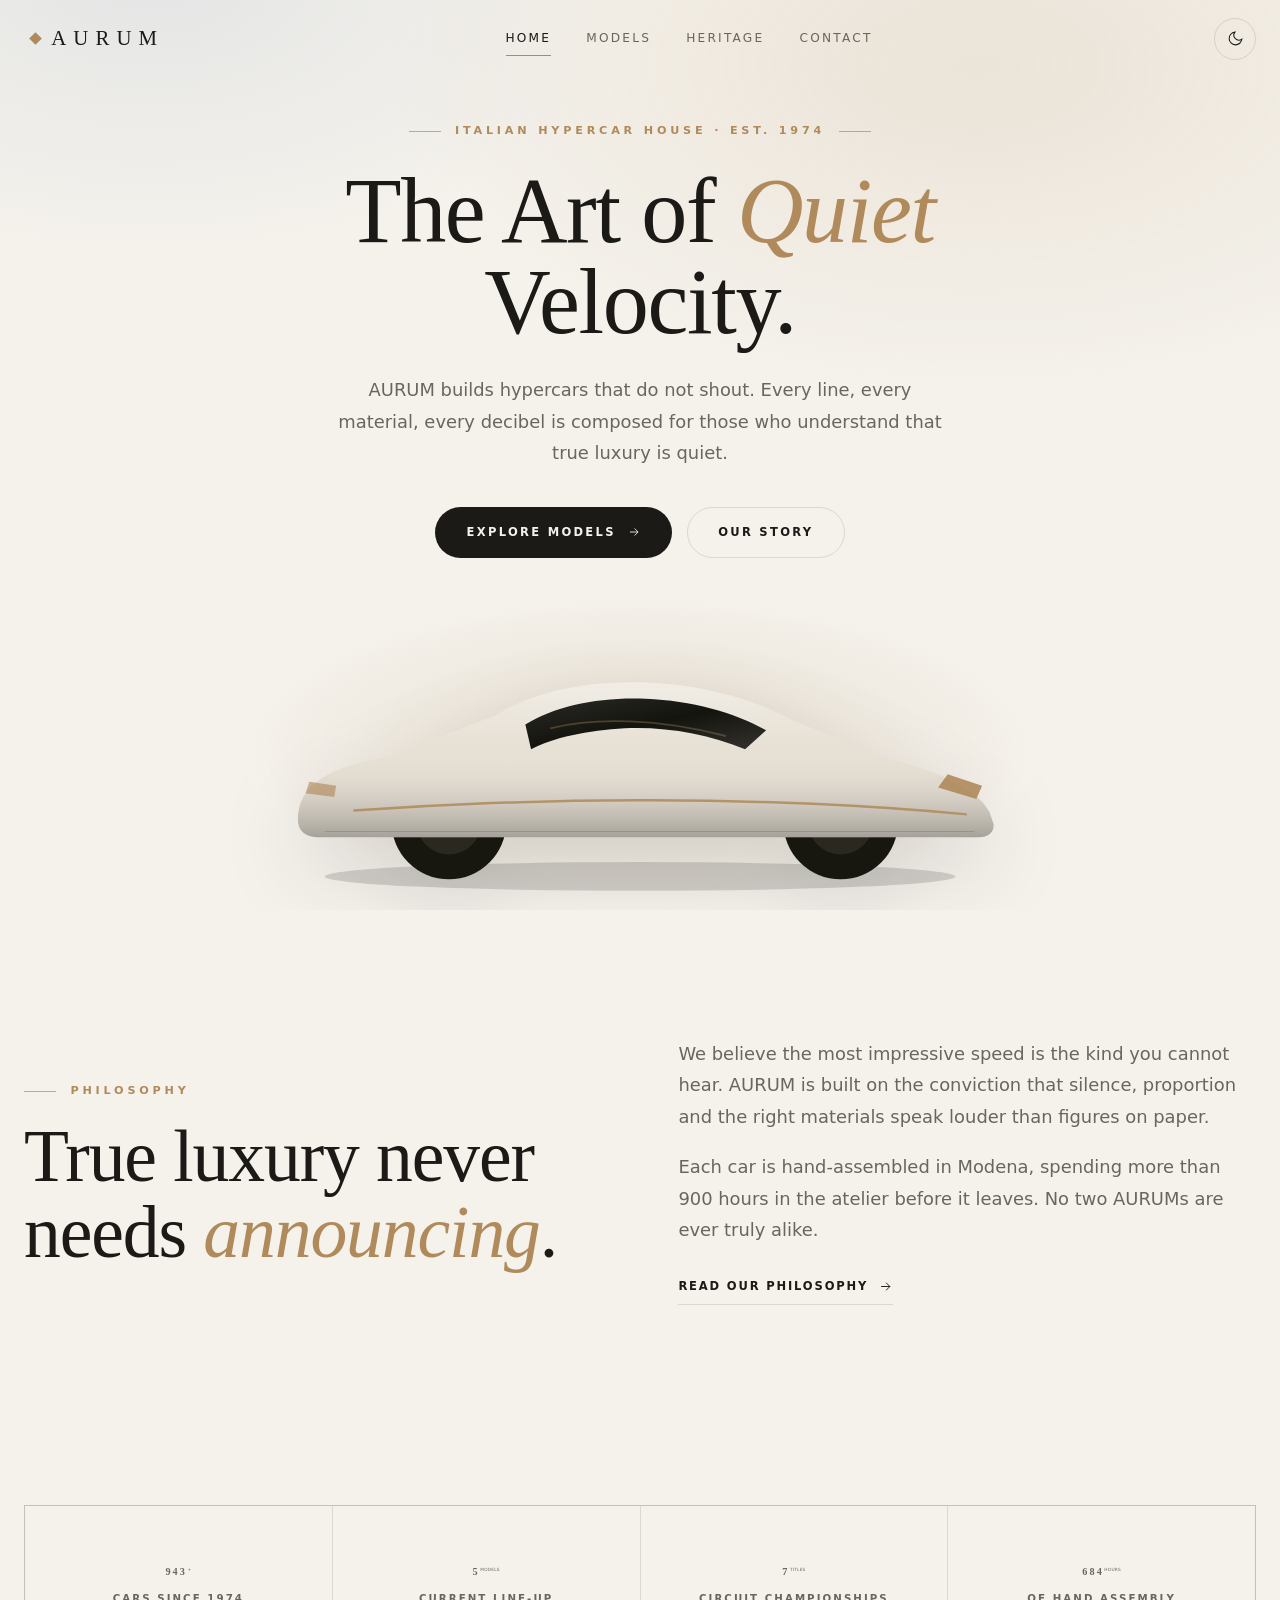
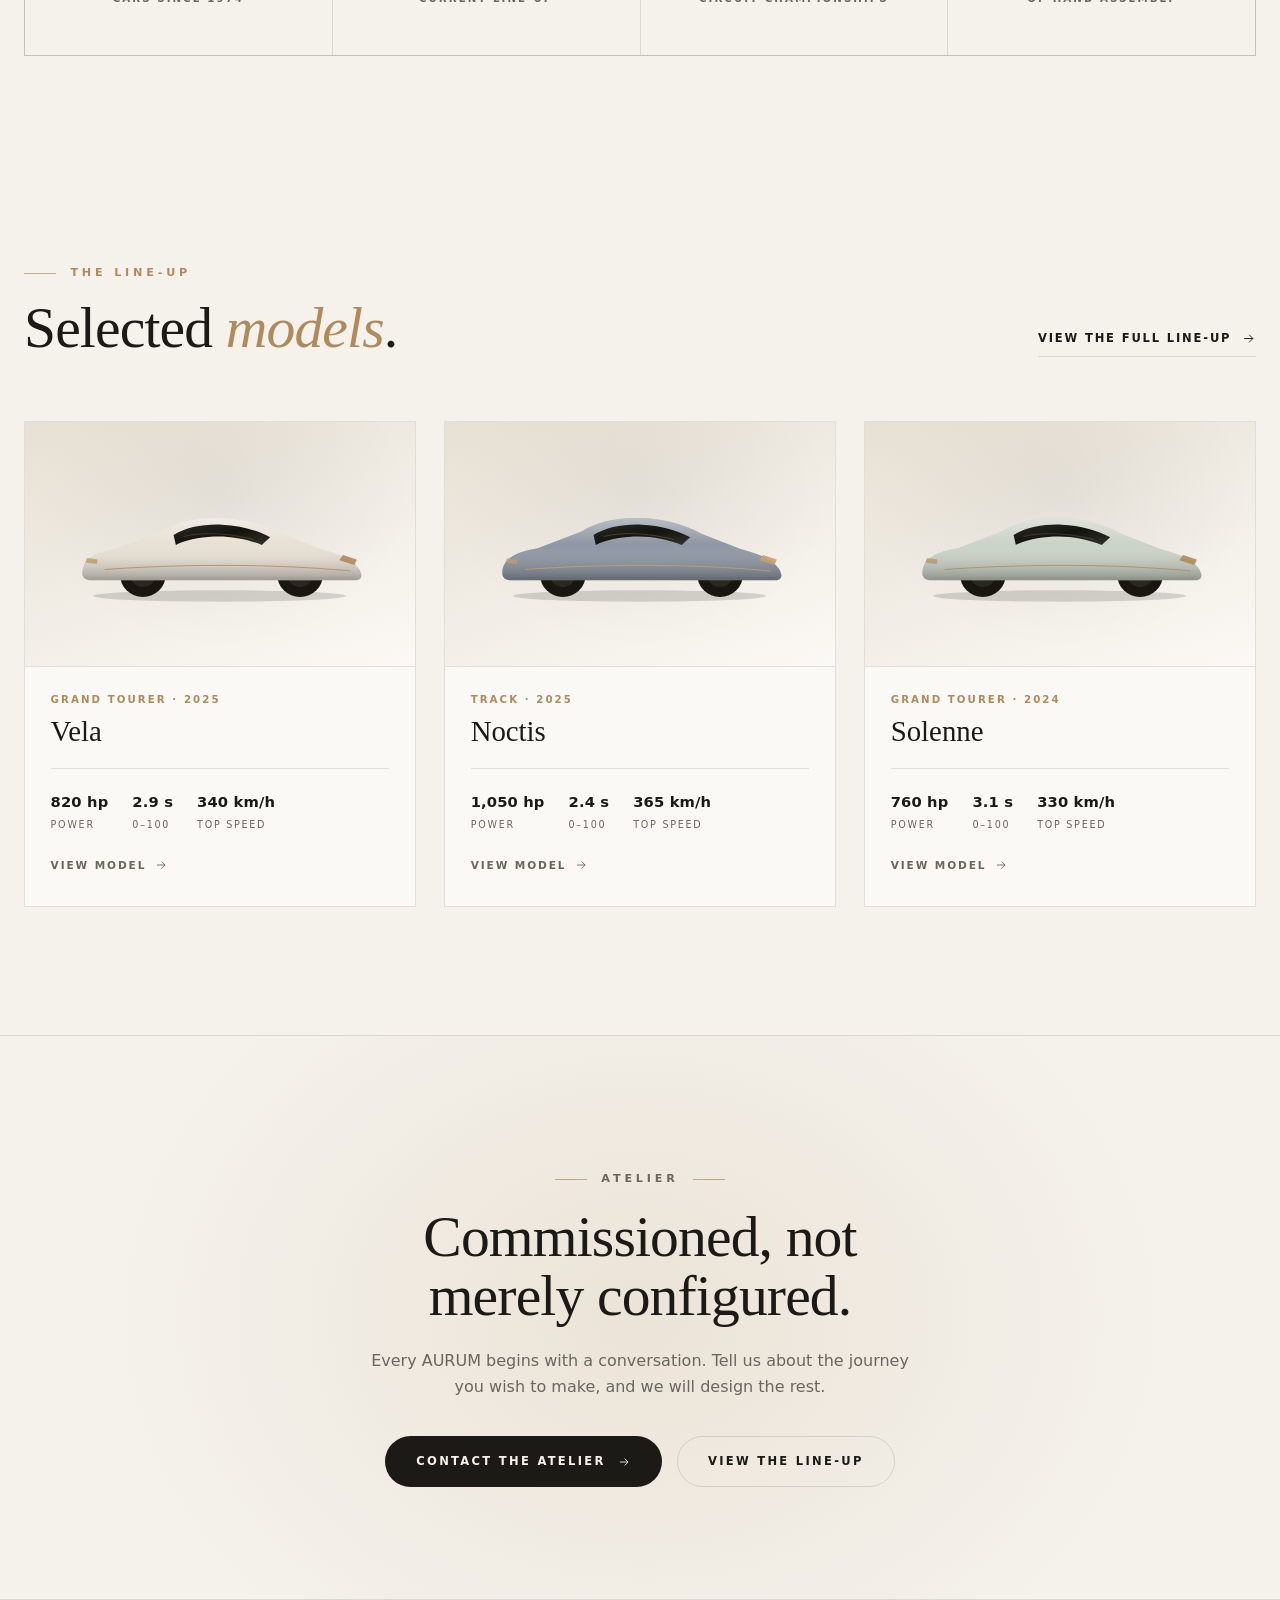
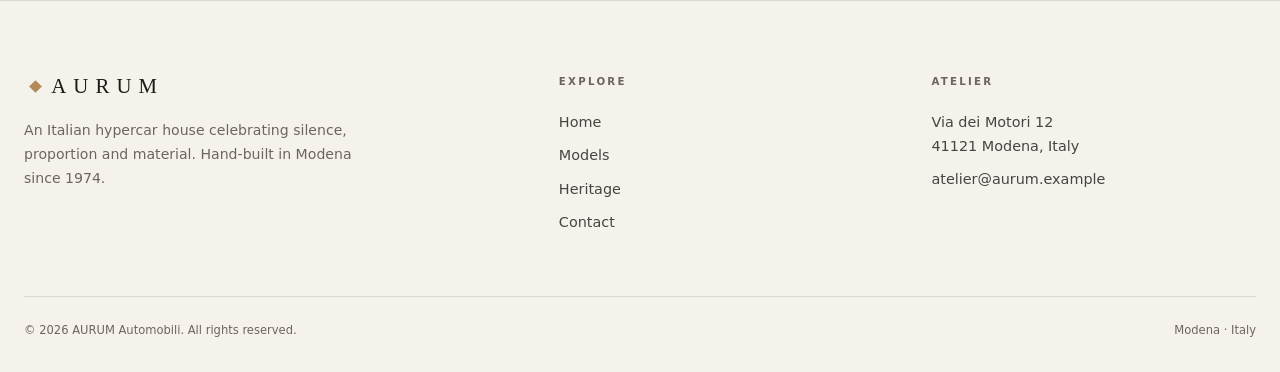
<file: index.html>
<!doctype html>
<html lang="en-GB" data-theme="light">
<head>
  <meta charset="utf-8">
  <meta name="viewport" content="width=device-width, initial-scale=1">
  <meta name="theme-color" content="#f5f2ec">
  <title>AURUM — Italian Hypercars</title>
  <meta name="description" content="AURUM Automobili is an Italian hypercar house celebrating silence, proportion and material. Hand-built in Modena since 1974.">
  <script src="assets/js/theme.js"></script>
  <link rel="stylesheet" href="assets/css/style.css">
</head>
<body>
  <a class="skip-link sr-only" href="#main">Skip to content</a>

  <header class="site-header" data-header>
    <div class="header-inner">
      <a class="brand" href="index.html" aria-label="AURUM home">
        <span class="brand-mark" aria-hidden="true"></span>
        AURUM
      </a>

      <nav class="nav" id="primary-nav" data-nav aria-label="Primary navigation">
        <a href="index.html" aria-current="page">Home</a>
        <a href="models.html">Models</a>
        <a href="heritage.html">Heritage</a>
        <a href="contact.html">Contact</a>
      </nav>

      <div class="header-actions">
        <button class="theme-toggle" type="button" data-theme-toggle aria-label="Switch theme" aria-pressed="false">
          <svg class="icon-moon" viewBox="0 0 24 24" fill="none" stroke="currentColor" stroke-width="1.5" aria-hidden="true"><path d="M21 12.8A9 9 0 1 1 11.2 3a7 7 0 0 0 9.8 9.8Z"/></svg>
          <svg class="icon-sun" viewBox="0 0 24 24" fill="none" stroke="currentColor" stroke-width="1.5" aria-hidden="true"><circle cx="12" cy="12" r="4"/><path d="M12 2v2M12 20v2M4.9 4.9l1.4 1.4M17.7 17.7l1.4 1.4M2 12h2M20 12h2M4.9 19.1l1.4-1.4M17.7 6.3l1.4-1.4"/></svg>
        </button>
        <button class="nav-toggle" type="button" data-nav-toggle aria-label="Open menu" aria-expanded="false" aria-controls="primary-nav">
          <span></span>
          <span></span>
          <span></span>
        </button>
      </div>
    </div>
  </header>

  <main id="main">
    <section class="hero">
      <div class="container">
        <div class="hero-copy">
          <p class="eyebrow eyebrow--center">Italian Hypercar House · Est. 1974</p>
          <h1 class="display">The Art of <em>Quiet</em><br>Velocity.</h1>
          <p class="lede">AURUM builds hypercars that do not shout. Every line, every material, every decibel is composed for those who understand that true luxury is quiet.</p>
          <div class="hero-actions">
            <a class="btn btn--solid" href="models.html">
              Explore Models
              <svg viewBox="0 0 24 24" fill="none" stroke="currentColor" stroke-width="1.5" aria-hidden="true"><path d="M5 12h14M13 6l6 6-6 6"/></svg>
            </a>
            <a class="btn btn--ghost" href="heritage.html">Our Story</a>
          </div>
        </div>
      </div>

      <div class="hero-visual">
        <div class="container">
          <svg class="hero-car" viewBox="0 0 900 340" role="img" aria-label="Silhouette of an AURUM hypercar">
            <defs>
              <linearGradient id="hero-shade" x1="0" y1="0" x2="0" y2="1">
                <stop offset="0" stop-color="#fff" stop-opacity=".42"/>
                <stop offset=".42" stop-color="#fff" stop-opacity="0"/>
                <stop offset="1" stop-color="#000" stop-opacity=".28"/>
              </linearGradient>
              <linearGradient id="hero-glass" x1="0" y1="0" x2="1" y2="1">
                <stop offset="0" stop-color="#2a2a26"/>
                <stop offset=".5" stop-color="#14140f"/>
                <stop offset="1" stop-color="#33322c"/>
              </linearGradient>
              <radialGradient id="hero-halo" cx="50%" cy="50%" r="50%">
                <stop offset="0" stop-color="#B08A5A" stop-opacity=".2"/>
                <stop offset="1" stop-color="#B08A5A" stop-opacity="0"/>
              </radialGradient>
            </defs>
            <ellipse cx="450" cy="175" rx="420" ry="165" fill="url(#hero-halo)"/>
            <ellipse cx="450" cy="305" rx="330" ry="15" fill="rgba(0,0,0,.14)"/>
            <g>
              <circle cx="250" cy="248" r="60" fill="#17160f"/>
              <circle cx="250" cy="248" r="34" fill="#2b2820"/>
              <circle cx="250" cy="248" r="9" fill="#B08A5A"/>
            </g>
            <g>
              <circle cx="660" cy="248" r="60" fill="#17160f"/>
              <circle cx="660" cy="248" r="34" fill="#2b2820"/>
              <circle cx="660" cy="248" r="9" fill="#B08A5A"/>
            </g>
            <path d="M92 246C92 208 126 190 186 180L300 136C338 112 392 100 456 102C512 104 566 118 610 142L712 182C764 196 802 212 816 238L820 250C821 259 814 264 805 264L112 264C99 264 92 256 92 246Z" fill="#E7E0D4"/>
            <path d="M92 246C92 208 126 190 186 180L300 136C338 112 392 100 456 102C512 104 566 118 610 142L712 182C764 196 802 212 816 238L820 250C821 259 814 264 805 264L112 264C99 264 92 256 92 246Z" fill="url(#hero-shade)"/>
            <path d="M330 146C362 126 408 117 456 119C504 121 548 133 582 152L560 172C522 156 476 148 434 150C396 152 358 160 336 172Z" fill="url(#hero-glass)"/>
            <path d="M356 150C404 138 470 140 540 158" stroke="#B08A5A" stroke-opacity=".35" stroke-width="2" fill="none"/>
            <path d="M150 236C320 224 560 218 792 240" stroke="#B08A5A" stroke-width="2.5" fill="none" opacity=".85"/>
            <path d="M772 198L808 210L802 224L762 212Z" fill="#B08A5A" opacity=".9"/>
            <path d="M104 206L132 210L130 222L100 218Z" fill="#B08A5A" opacity=".65"/>
            <path d="M120 258L800 258" stroke="rgba(0,0,0,.15)" stroke-width="1"/>
          </svg>
        </div>
      </div>
    </section>

    <section class="section">
      <div class="container split">
        <div data-reveal>
          <p class="eyebrow">Philosophy</p>
          <h2 class="display">True luxury never needs <em>announcing</em>.</h2>
        </div>
        <div data-reveal data-delay="1">
          <p class="lede">We believe the most impressive speed is the kind you cannot hear. AURUM is built on the conviction that silence, proportion and the right materials speak louder than figures on paper.</p>
          <p class="lede">Each car is hand-assembled in Modena, spending more than 900 hours in the atelier before it leaves. No two AURUMs are ever truly alike.</p>
          <a class="link-arrow" href="heritage.html">
            Read our philosophy
            <svg viewBox="0 0 24 24" fill="none" stroke="currentColor" stroke-width="1.5" aria-hidden="true"><path d="M5 12h14M13 6l6 6-6 6"/></svg>
          </a>
        </div>
      </div>
    </section>

    <section class="section section--tight">
      <div class="container">
        <div class="stats" data-reveal>
          <div class="stat">
            <p class="stat__num"><span data-count="1240">0</span><small>+</small></p>
            <p>Cars since 1974</p>
          </div>
          <div class="stat">
            <p class="stat__num"><span data-count="6">0</span><small>models</small></p>
            <p>Current line-up</p>
          </div>
          <div class="stat">
            <p class="stat__num"><span data-count="9">0</span><small>titles</small></p>
            <p>Circuit championships</p>
          </div>
          <div class="stat">
            <p class="stat__num"><span data-count="900">0</span><small>hours</small></p>
            <p>Of hand assembly</p>
          </div>
        </div>
      </div>
    </section>

    <section class="section">
      <div class="container">
        <div class="section-head" data-reveal>
          <div>
            <p class="eyebrow">The Line-up</p>
            <h2 class="display">Selected <em>models</em>.</h2>
          </div>
          <a class="link-arrow" href="models.html">
            View the full line-up
            <svg viewBox="0 0 24 24" fill="none" stroke="currentColor" stroke-width="1.5" aria-hidden="true"><path d="M5 12h14M13 6l6 6-6 6"/></svg>
          </a>
        </div>
        <div class="model-grid" data-featured-grid></div>
      </div>
    </section>

    <section class="cta-band">
      <div class="container" data-reveal>
        <p class="eyebrow eyebrow--center">Atelier</p>
        <h2 class="display">Commissioned, not merely configured.</h2>
        <p>Every AURUM begins with a conversation. Tell us about the journey you wish to make, and we will design the rest.</p>
        <div class="hero-actions">
          <a class="btn btn--solid" href="contact.html">
            Contact the Atelier
            <svg viewBox="0 0 24 24" fill="none" stroke="currentColor" stroke-width="1.5" aria-hidden="true"><path d="M5 12h14M13 6l6 6-6 6"/></svg>
          </a>
          <a class="btn btn--ghost" href="models.html">View the Line-up</a>
        </div>
      </div>
    </section>
  </main>

  <footer class="site-footer">
    <div class="container">
      <div class="footer-grid">
        <div class="footer-brand">
          <a class="brand" href="index.html" aria-label="AURUM home">
            <span class="brand-mark" aria-hidden="true"></span>
            AURUM
          </a>
          <p>An Italian hypercar house celebrating silence, proportion and material. Hand-built in Modena since 1974.</p>
        </div>
        <div class="footer-col">
          <h4>Explore</h4>
          <a href="index.html">Home</a>
          <a href="models.html">Models</a>
          <a href="heritage.html">Heritage</a>
          <a href="contact.html">Contact</a>
        </div>
        <div class="footer-col">
          <h4>Atelier</h4>
          <p>Via dei Motori 12<br>41121 Modena, Italy</p>
          <a href="mailto:atelier@aurum.example">atelier@aurum.example</a>
        </div>
      </div>
      <div class="footer-bottom">
        <span>© <span data-year></span> AURUM Automobili. All rights reserved.</span>
        <span>Modena · Italy</span>
      </div>
    </div>
  </footer>

  <button class="to-top" type="button" data-to-top aria-label="Back to top">
    <svg viewBox="0 0 24 24" fill="none" stroke="currentColor" stroke-width="1.5" aria-hidden="true"><path d="M12 19V5M5 12l7-7 7 7"/></svg>
  </button>

  <script src="assets/js/data.js" defer></script>
  <script src="assets/js/main.js" defer></script>
</body>
</html>
</file>
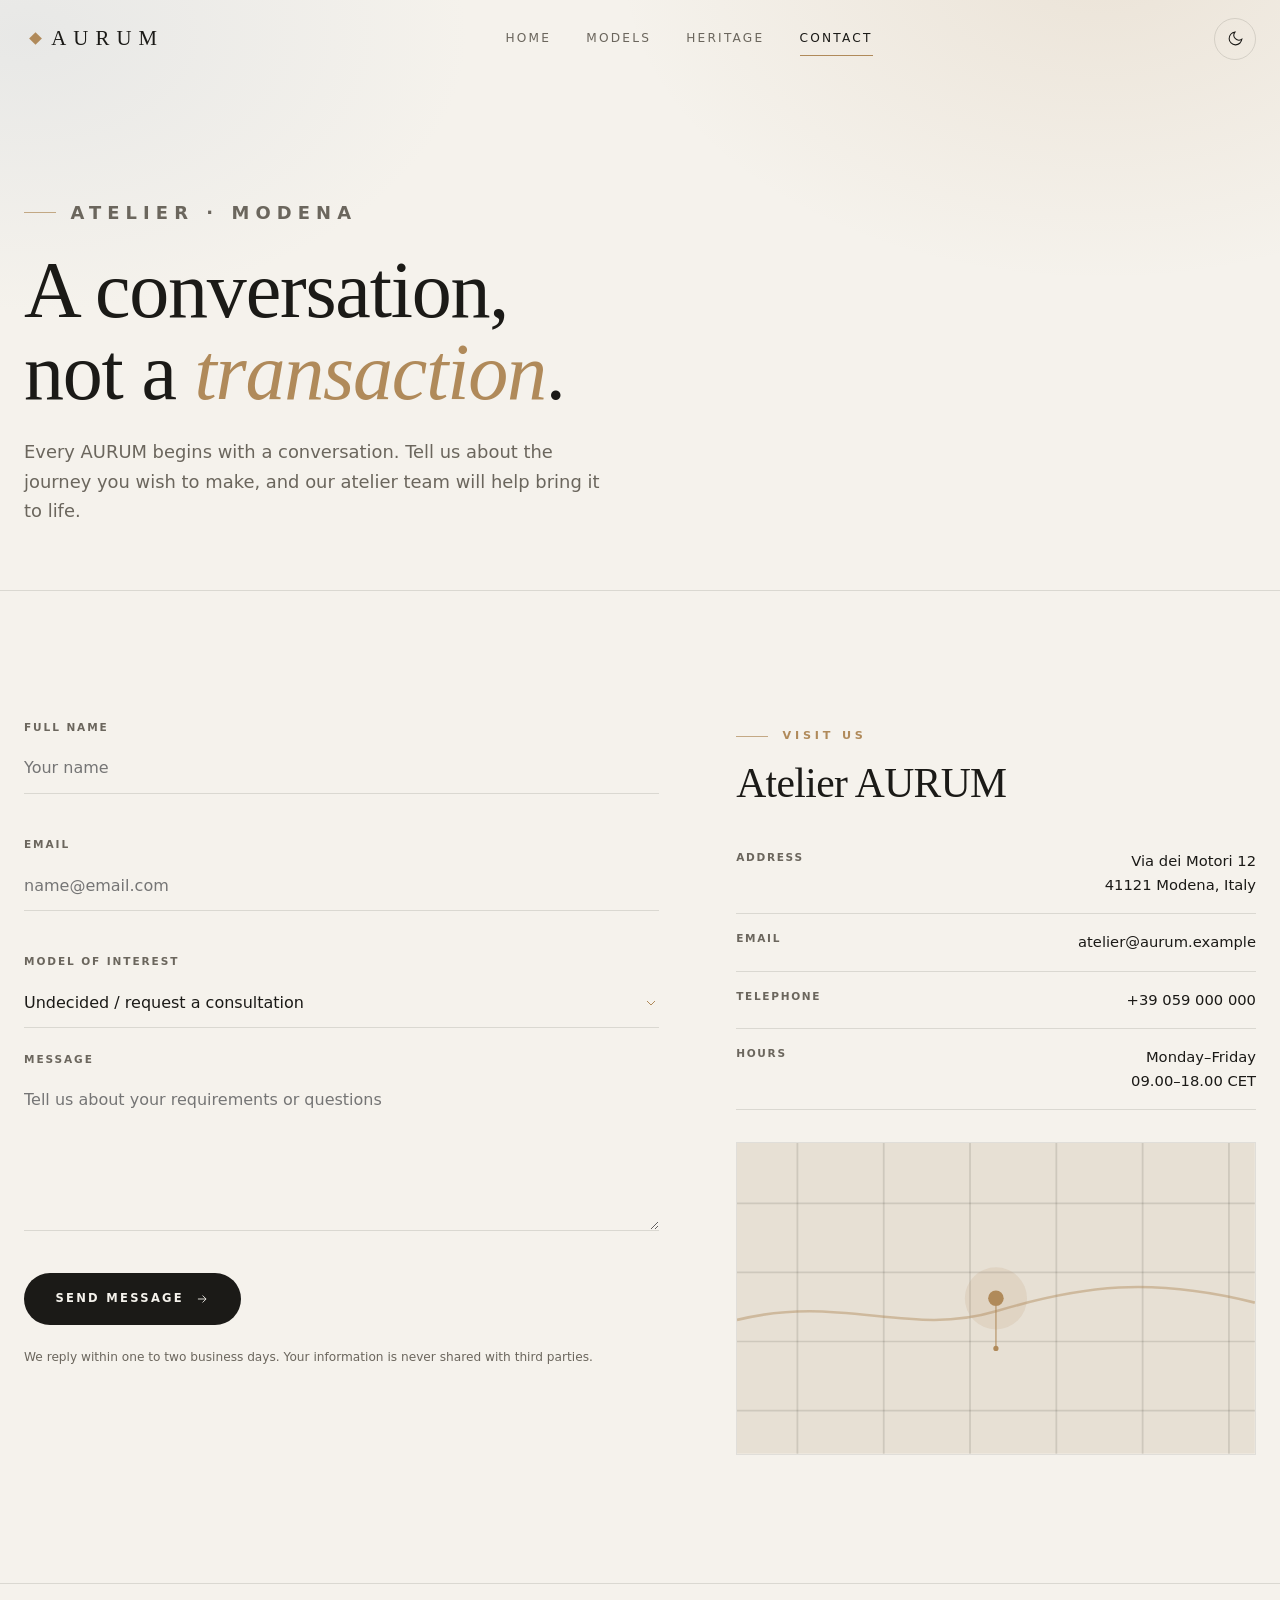
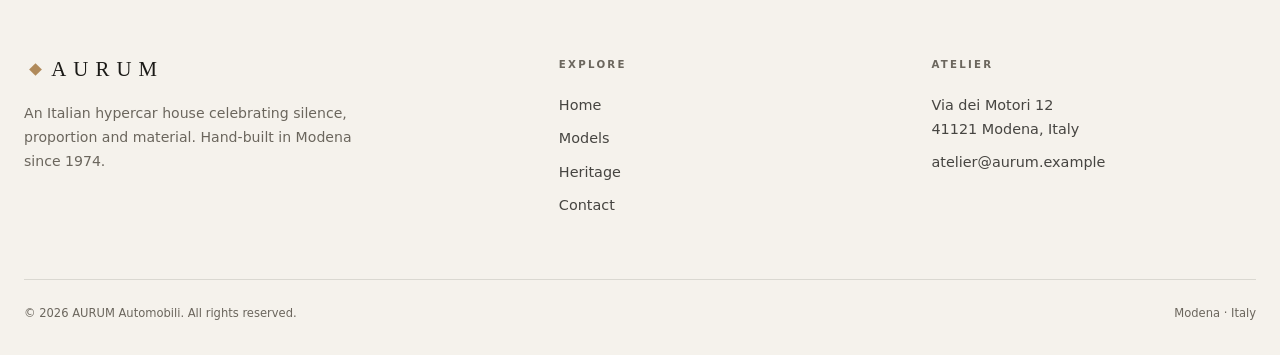
<file: contact.html>
<!doctype html>
<html lang="en-GB" data-theme="light">
<head>
  <meta charset="utf-8">
  <meta name="viewport" content="width=device-width, initial-scale=1">
  <meta name="theme-color" content="#f5f2ec">
  <title>Contact — AURUM</title>
  <meta name="description" content="Begin a conversation with the AURUM atelier in Modena. Every AURUM starts with a conversation.">
  <script src="assets/js/theme.js"></script>
  <link rel="stylesheet" href="assets/css/style.css">
</head>
<body>
  <a class="skip-link sr-only" href="#main">Skip to content</a>

  <header class="site-header" data-header>
    <div class="header-inner">
      <a class="brand" href="index.html" aria-label="AURUM home">
        <span class="brand-mark" aria-hidden="true"></span>
        AURUM
      </a>

      <nav class="nav" id="primary-nav" data-nav aria-label="Primary navigation">
        <a href="index.html">Home</a>
        <a href="models.html">Models</a>
        <a href="heritage.html">Heritage</a>
        <a href="contact.html" aria-current="page">Contact</a>
      </nav>

      <div class="header-actions">
        <button class="theme-toggle" type="button" data-theme-toggle aria-label="Switch theme" aria-pressed="false">
          <svg class="icon-moon" viewBox="0 0 24 24" fill="none" stroke="currentColor" stroke-width="1.5" aria-hidden="true"><path d="M21 12.8A9 9 0 1 1 11.2 3a7 7 0 0 0 9.8 9.8Z"/></svg>
          <svg class="icon-sun" viewBox="0 0 24 24" fill="none" stroke="currentColor" stroke-width="1.5" aria-hidden="true"><circle cx="12" cy="12" r="4"/><path d="M12 2v2M12 20v2M4.9 4.9l1.4 1.4M17.7 17.7l1.4 1.4M2 12h2M20 12h2M4.9 19.1l1.4-1.4M17.7 6.3l1.4-1.4"/></svg>
        </button>
        <button class="nav-toggle" type="button" data-nav-toggle aria-label="Open menu" aria-expanded="false" aria-controls="primary-nav">
          <span></span>
          <span></span>
          <span></span>
        </button>
      </div>
    </div>
  </header>

  <main id="main">
    <section class="page-hero">
      <div class="container">
        <div>
          <p class="eyebrow">Atelier · Modena</p>
          <h1 class="display">A conversation,<br>not a <em>transaction</em>.</h1>
          <p>Every AURUM begins with a conversation. Tell us about the journey you wish to make, and our atelier team will help bring it to life.</p>
        </div>
      </div>
    </section>

    <section class="section">
      <div class="container contact-grid">
        <div data-reveal>
          <form class="contact-form" data-contact-form novalidate>
            <div class="field">
              <label for="name">Full name</label>
              <input id="name" name="name" type="text" autocomplete="name" placeholder="Your name" aria-describedby="name-error">
              <span class="error" id="name-error" aria-live="polite"></span>
            </div>

            <div class="field">
              <label for="email">Email</label>
              <input id="email" name="email" type="email" autocomplete="email" placeholder="name@email.com" aria-describedby="email-error">
              <span class="error" id="email-error" aria-live="polite"></span>
            </div>

            <div class="field">
              <label for="interest">Model of interest</label>
              <select id="interest" name="interest">
                <option value="">Undecided / request a consultation</option>
                <option value="vela">Vela — Grand Tourer</option>
                <option value="noctis">Noctis — Track</option>
                <option value="solenne">Solenne — Grand Tourer</option>
                <option value="aeris">Aeris — Electric</option>
                <option value="onyx">Onyx — Track</option>
                <option value="lumen">Lumen — Electric</option>
              </select>
            </div>

            <div class="field">
              <label for="message">Message</label>
              <textarea id="message" name="message" rows="5" placeholder="Tell us about your requirements or questions" aria-describedby="message-error"></textarea>
              <span class="error" id="message-error" aria-live="polite"></span>
            </div>

            <button class="btn btn--solid" type="submit">
              Send Message
              <svg viewBox="0 0 24 24" fill="none" stroke="currentColor" stroke-width="1.5" aria-hidden="true"><path d="M5 12h14M13 6l6 6-6 6"/></svg>
            </button>

            <p class="form-note">We reply within one to two business days. Your information is never shared with third parties.</p>

            <div class="form-success" data-form-success role="status">
              Thank you. Your message has reached us, and our atelier will be in touch within one to two business days.
            </div>
          </form>
        </div>

        <aside class="contact-aside" data-reveal data-delay="1" aria-label="Atelier contact information">
          <p class="eyebrow">Visit us</p>
          <h2 class="display" style="font-size: clamp(1.8rem, 3.4vw, 2.6rem); margin-top: 1rem;">Atelier AURUM</h2>
          <dl>
            <div class="contact-row">
              <dt>Address</dt>
              <dd>Via dei Motori 12<br>41121 Modena, Italy</dd>
            </div>
            <div class="contact-row">
              <dt>Email</dt>
              <dd><a href="mailto:atelier@aurum.example">atelier@aurum.example</a></dd>
            </div>
            <div class="contact-row">
              <dt>Telephone</dt>
              <dd><a href="tel:+390590000000">+39 059 000 000</a></dd>
            </div>
            <div class="contact-row">
              <dt>Hours</dt>
              <dd>Monday–Friday<br>09.00–18.00 CET</dd>
            </div>
          </dl>

          <div class="map-placeholder">
            <svg viewBox="0 0 600 360" role="img" aria-label="Illustration of the AURUM atelier location in Modena">
              <rect width="600" height="360" fill="var(--surface-2)"/>
              <g stroke="var(--line)" stroke-width="2" fill="none">
                <path d="M0 70H600M0 150H600M0 230H600M0 310H600"/>
                <path d="M70 0V360M170 0V360M270 0V360M370 0V360M470 0V360M570 0V360"/>
              </g>
              <path d="M0 205C120 175 200 225 300 195S480 155 600 185" stroke="var(--accent)" stroke-width="3" fill="none" opacity=".45"/>
              <circle cx="300" cy="180" r="36" fill="var(--accent)" opacity=".14"/>
              <circle cx="300" cy="180" r="9" fill="var(--accent)"/>
              <path d="M300 189V236" stroke="var(--accent)" stroke-width="2" opacity=".6"/>
              <circle cx="300" cy="238" r="3" fill="var(--accent)"/>
            </svg>
          </div>
        </aside>
      </div>
    </section>
  </main>

  <footer class="site-footer">
    <div class="container">
      <div class="footer-grid">
        <div class="footer-brand">
          <a class="brand" href="index.html" aria-label="AURUM home">
            <span class="brand-mark" aria-hidden="true"></span>
            AURUM
          </a>
          <p>An Italian hypercar house celebrating silence, proportion and material. Hand-built in Modena since 1974.</p>
        </div>
        <div class="footer-col">
          <h4>Explore</h4>
          <a href="index.html">Home</a>
          <a href="models.html">Models</a>
          <a href="heritage.html">Heritage</a>
          <a href="contact.html">Contact</a>
        </div>
        <div class="footer-col">
          <h4>Atelier</h4>
          <p>Via dei Motori 12<br>41121 Modena, Italy</p>
          <a href="mailto:atelier@aurum.example">atelier@aurum.example</a>
        </div>
      </div>
      <div class="footer-bottom">
        <span>© <span data-year></span> AURUM Automobili. All rights reserved.</span>
        <span>Modena · Italy</span>
      </div>
    </div>
  </footer>

  <button class="to-top" type="button" data-to-top aria-label="Back to top">
    <svg viewBox="0 0 24 24" fill="none" stroke="currentColor" stroke-width="1.5" aria-hidden="true"><path d="M12 19V5M5 12l7-7 7 7"/></svg>
  </button>

  <script src="assets/js/data.js" defer></script>
  <script src="assets/js/main.js" defer></script>
</body>
</html>
</file>
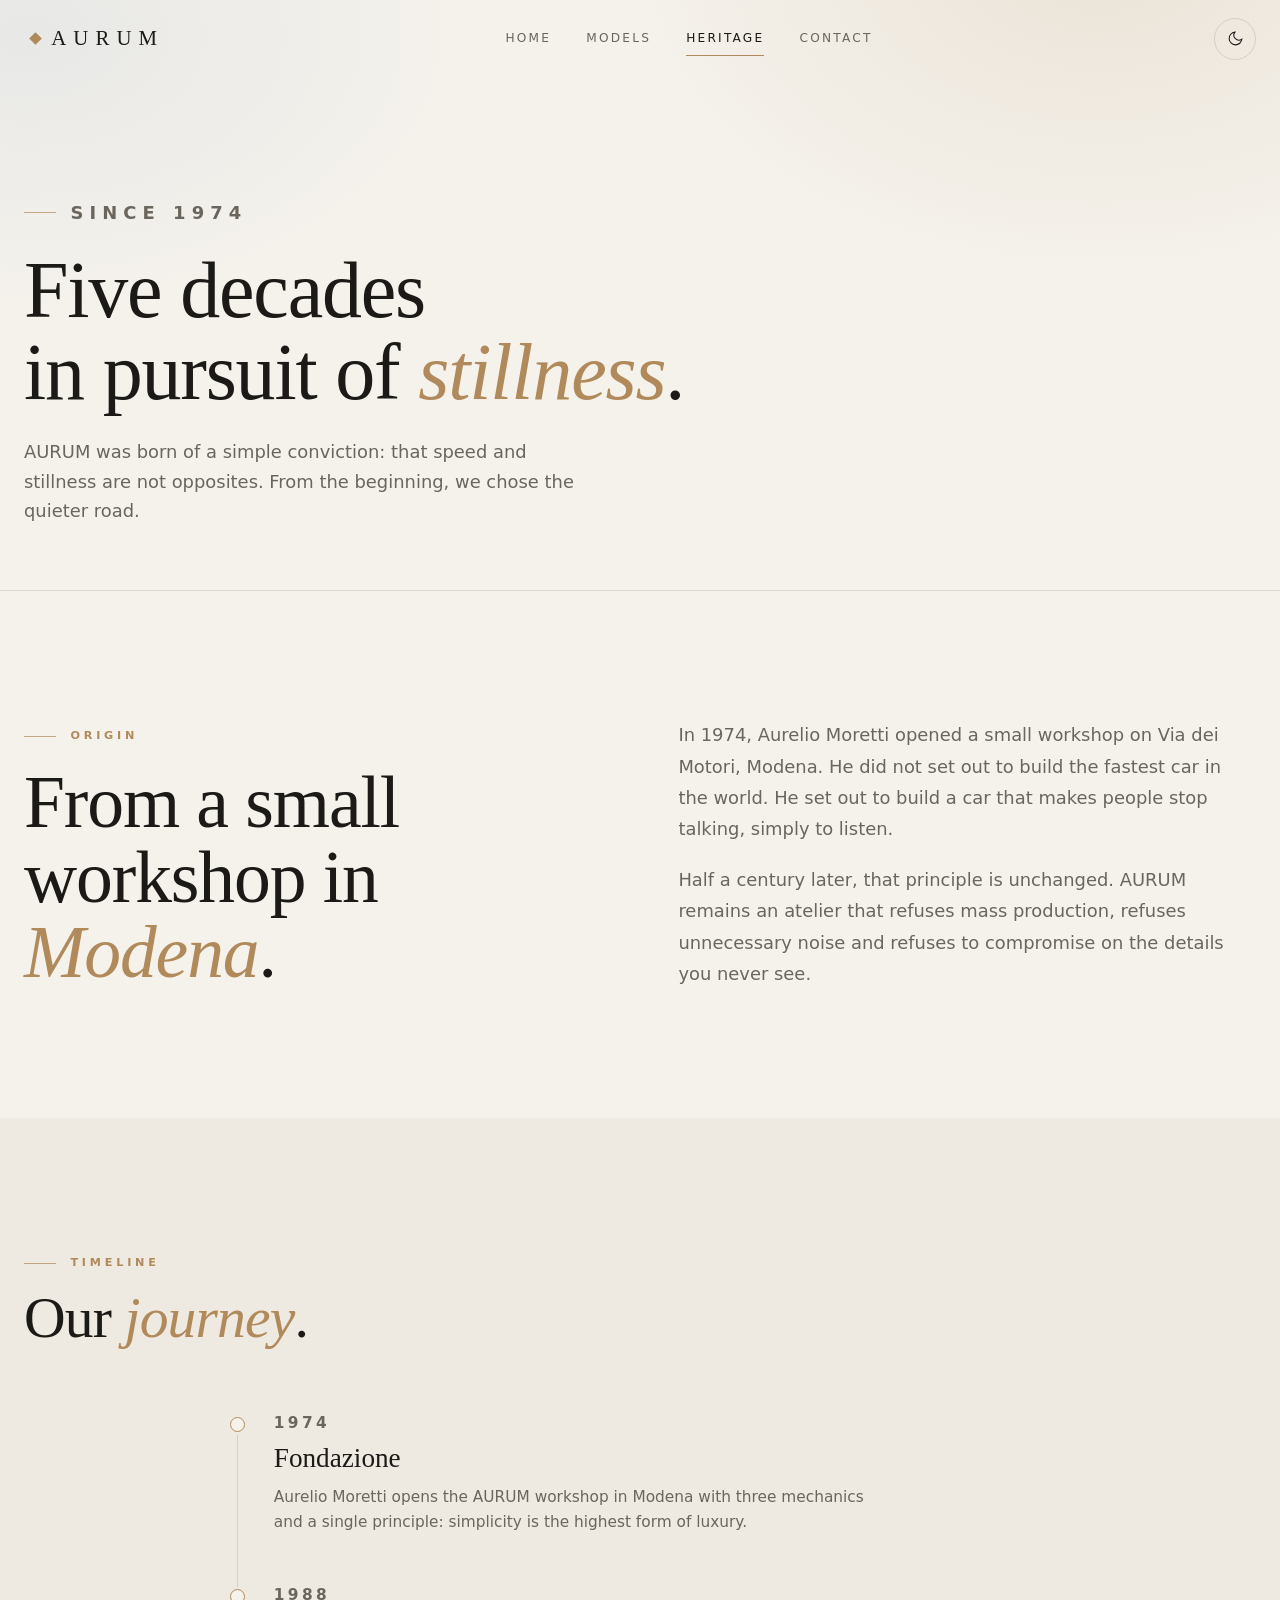
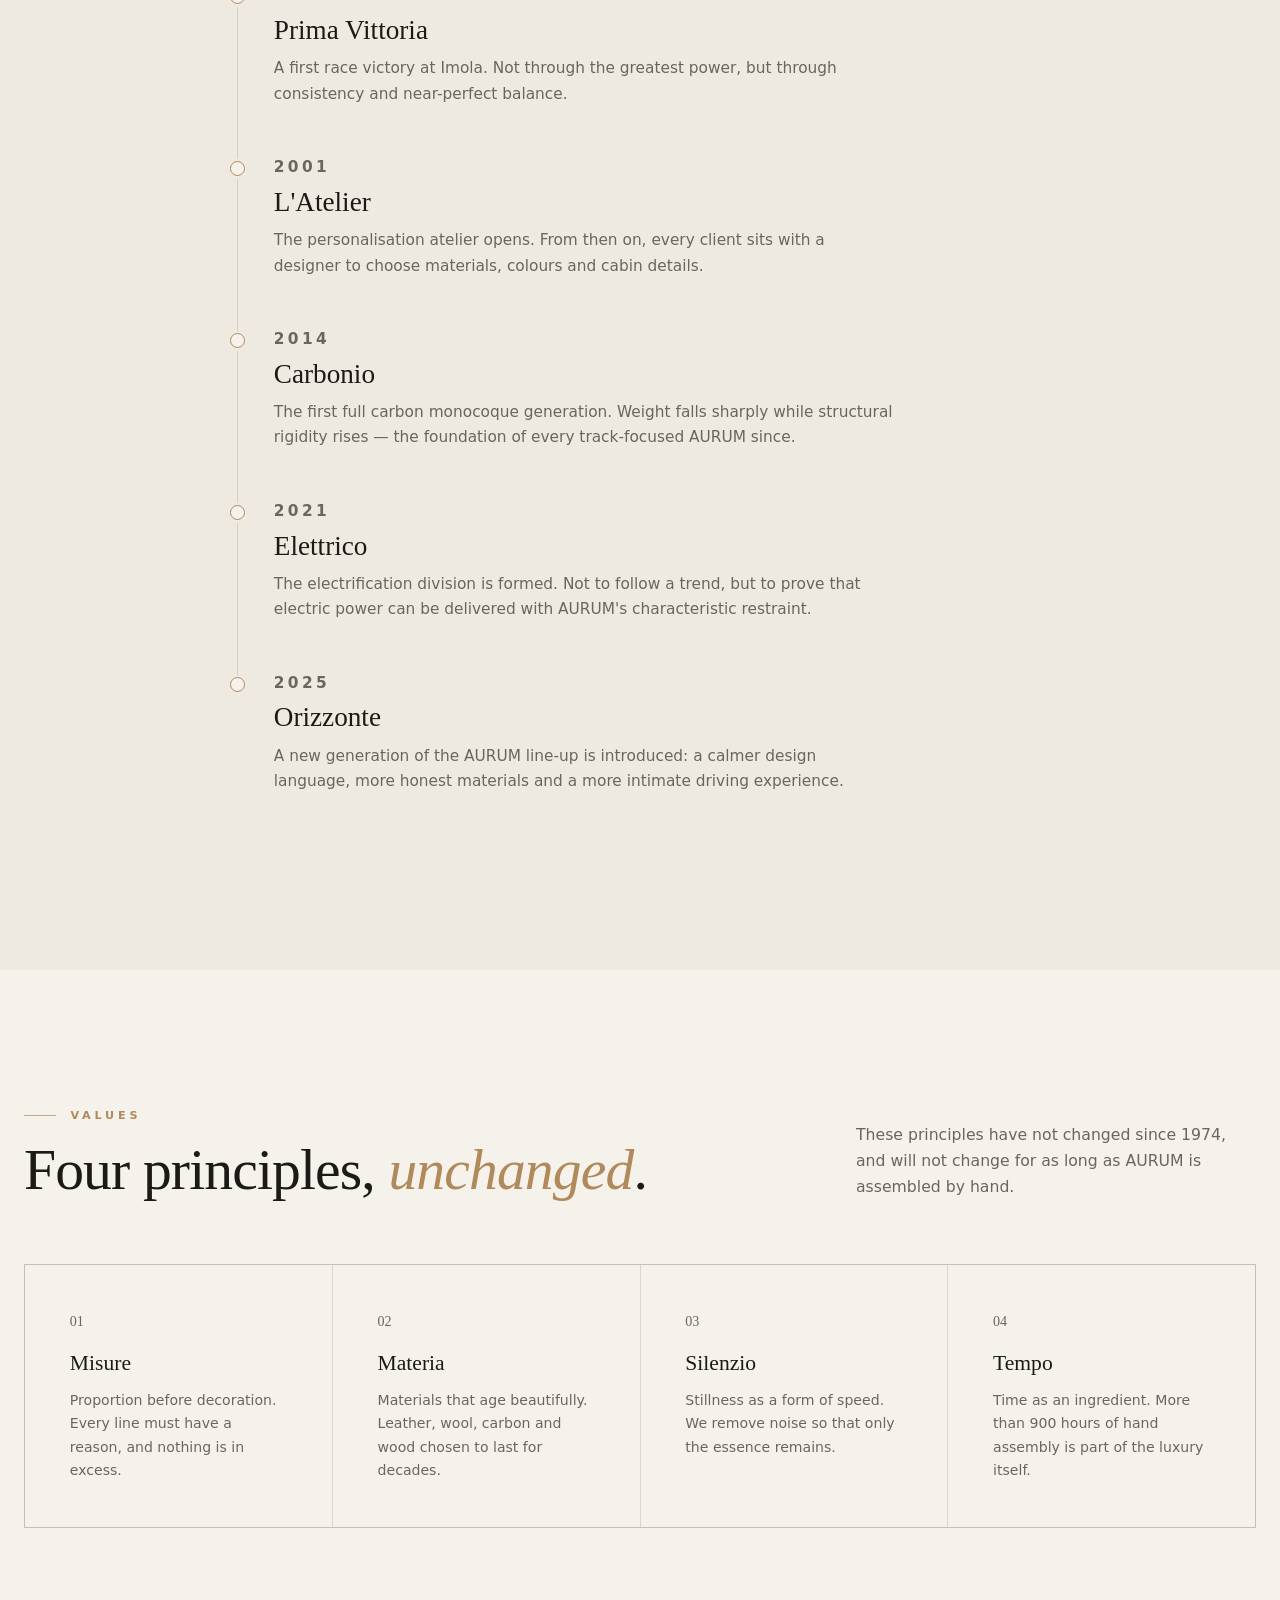
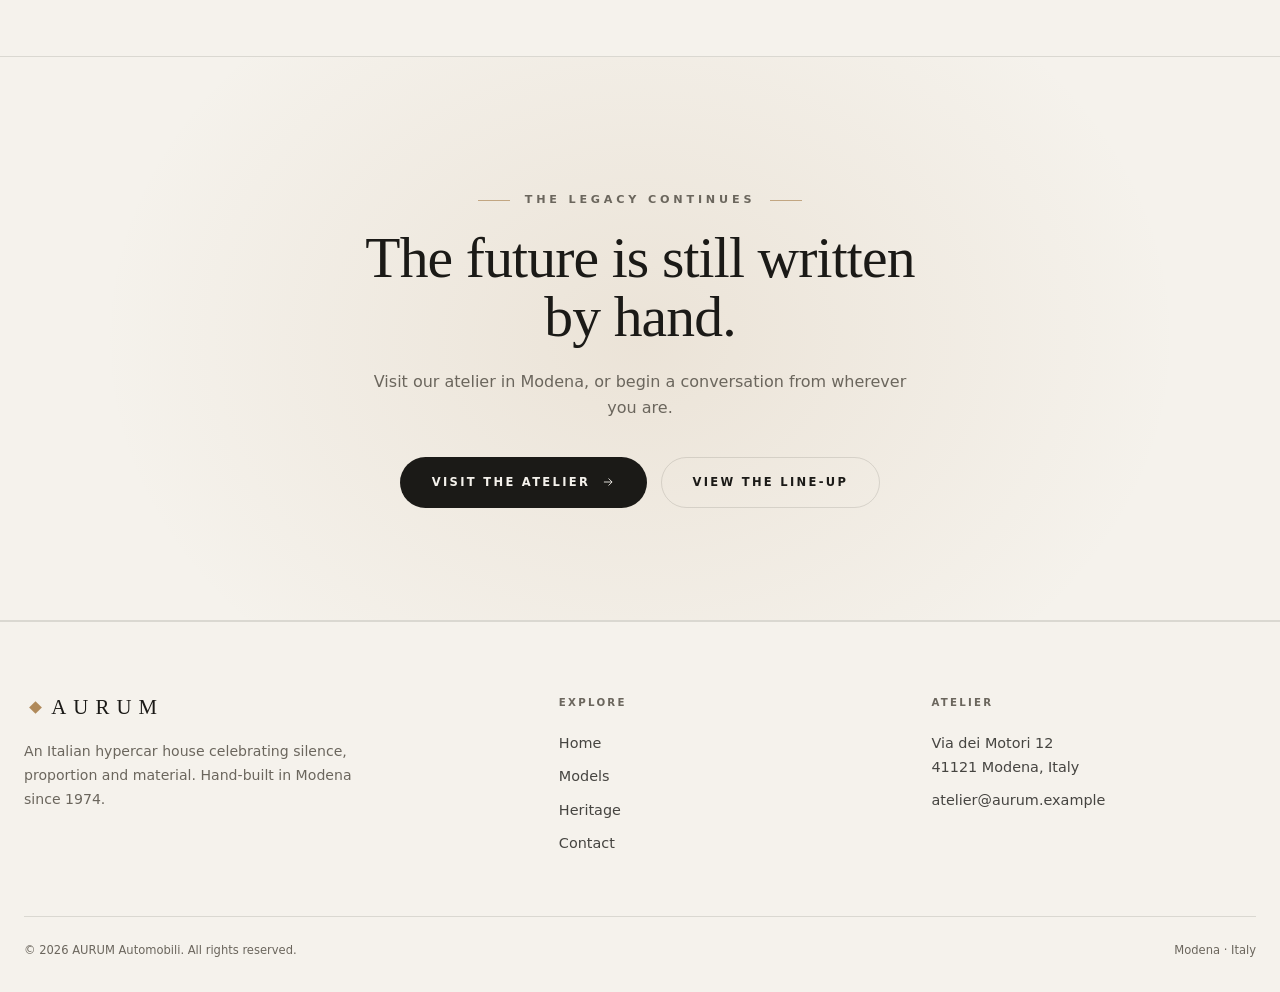
<file: heritage.html>
<!doctype html>
<html lang="en-GB" data-theme="light">
<head>
  <meta charset="utf-8">
  <meta name="viewport" content="width=device-width, initial-scale=1">
  <meta name="theme-color" content="#f5f2ec">
  <title>Heritage — AURUM</title>
  <meta name="description" content="Five decades of AURUM: from a small workshop in Modena to a hypercar atelier celebrating silence and material.">
  <script src="assets/js/theme.js"></script>
  <link rel="stylesheet" href="assets/css/style.css">
</head>
<body>
  <a class="skip-link sr-only" href="#main">Skip to content</a>

  <header class="site-header" data-header>
    <div class="header-inner">
      <a class="brand" href="index.html" aria-label="AURUM home">
        <span class="brand-mark" aria-hidden="true"></span>
        AURUM
      </a>

      <nav class="nav" id="primary-nav" data-nav aria-label="Primary navigation">
        <a href="index.html">Home</a>
        <a href="models.html">Models</a>
        <a href="heritage.html" aria-current="page">Heritage</a>
        <a href="contact.html">Contact</a>
      </nav>

      <div class="header-actions">
        <button class="theme-toggle" type="button" data-theme-toggle aria-label="Switch theme" aria-pressed="false">
          <svg class="icon-moon" viewBox="0 0 24 24" fill="none" stroke="currentColor" stroke-width="1.5" aria-hidden="true"><path d="M21 12.8A9 9 0 1 1 11.2 3a7 7 0 0 0 9.8 9.8Z"/></svg>
          <svg class="icon-sun" viewBox="0 0 24 24" fill="none" stroke="currentColor" stroke-width="1.5" aria-hidden="true"><circle cx="12" cy="12" r="4"/><path d="M12 2v2M12 20v2M4.9 4.9l1.4 1.4M17.7 17.7l1.4 1.4M2 12h2M20 12h2M4.9 19.1l1.4-1.4M17.7 6.3l1.4-1.4"/></svg>
        </button>
        <button class="nav-toggle" type="button" data-nav-toggle aria-label="Open menu" aria-expanded="false" aria-controls="primary-nav">
          <span></span>
          <span></span>
          <span></span>
        </button>
      </div>
    </div>
  </header>

  <main id="main">
    <section class="page-hero">
      <div class="container">
        <div>
          <p class="eyebrow">Since 1974</p>
          <h1 class="display">Five decades<br>in pursuit of <em>stillness</em>.</h1>
          <p>AURUM was born of a simple conviction: that speed and stillness are not opposites. From the beginning, we chose the quieter road.</p>
        </div>
      </div>
    </section>

    <section class="section">
      <div class="container split">
        <div data-reveal>
          <p class="eyebrow">Origin</p>
          <h2 class="display">From a small workshop in <em>Modena</em>.</h2>
        </div>
        <div data-reveal data-delay="1">
          <p class="lede">In 1974, Aurelio Moretti opened a small workshop on Via dei Motori, Modena. He did not set out to build the fastest car in the world. He set out to build a car that makes people stop talking, simply to listen.</p>
          <p class="lede">Half a century later, that principle is unchanged. AURUM remains an atelier that refuses mass production, refuses unnecessary noise and refuses to compromise on the details you never see.</p>
        </div>
      </div>
    </section>

    <section class="section section--alt">
      <div class="container">
        <div class="section-head" data-reveal>
          <div>
            <p class="eyebrow">Timeline</p>
            <h2 class="display">Our <em>journey</em>.</h2>
          </div>
        </div>

        <div class="timeline">
          <div class="timeline-item" data-reveal>
            <span class="timeline-dot" aria-hidden="true"></span>
            <div>
              <p class="timeline-year">1974</p>
              <h3>Fondazione</h3>
              <p>Aurelio Moretti opens the AURUM workshop in Modena with three mechanics and a single principle: simplicity is the highest form of luxury.</p>
            </div>
          </div>

          <div class="timeline-item" data-reveal>
            <span class="timeline-dot" aria-hidden="true"></span>
            <div>
              <p class="timeline-year">1988</p>
              <h3>Prima Vittoria</h3>
              <p>A first race victory at Imola. Not through the greatest power, but through consistency and near-perfect balance.</p>
            </div>
          </div>

          <div class="timeline-item" data-reveal>
            <span class="timeline-dot" aria-hidden="true"></span>
            <div>
              <p class="timeline-year">2001</p>
              <h3>L'Atelier</h3>
              <p>The personalisation atelier opens. From then on, every client sits with a designer to choose materials, colours and cabin details.</p>
            </div>
          </div>

          <div class="timeline-item" data-reveal>
            <span class="timeline-dot" aria-hidden="true"></span>
            <div>
              <p class="timeline-year">2014</p>
              <h3>Carbonio</h3>
              <p>The first full carbon monocoque generation. Weight falls sharply while structural rigidity rises — the foundation of every track-focused AURUM since.</p>
            </div>
          </div>

          <div class="timeline-item" data-reveal>
            <span class="timeline-dot" aria-hidden="true"></span>
            <div>
              <p class="timeline-year">2021</p>
              <h3>Elettrico</h3>
              <p>The electrification division is formed. Not to follow a trend, but to prove that electric power can be delivered with AURUM's characteristic restraint.</p>
            </div>
          </div>

          <div class="timeline-item" data-reveal>
            <span class="timeline-dot" aria-hidden="true"></span>
            <div>
              <p class="timeline-year">2025</p>
              <h3>Orizzonte</h3>
              <p>A new generation of the AURUM line-up is introduced: a calmer design language, more honest materials and a more intimate driving experience.</p>
            </div>
          </div>
        </div>
      </div>
    </section>

    <section class="section">
      <div class="container">
        <div class="section-head" data-reveal>
          <div>
            <p class="eyebrow">Values</p>
            <h2 class="display">Four principles, <em>unchanged</em>.</h2>
          </div>
          <p>These principles have not changed since 1974, and will not change for as long as AURUM is assembled by hand.</p>
        </div>

        <div class="values-grid" data-reveal>
          <div class="value">
            <p class="value__num">01</p>
            <h3>Misure</h3>
            <p>Proportion before decoration. Every line must have a reason, and nothing is in excess.</p>
          </div>
          <div class="value">
            <p class="value__num">02</p>
            <h3>Materia</h3>
            <p>Materials that age beautifully. Leather, wool, carbon and wood chosen to last for decades.</p>
          </div>
          <div class="value">
            <p class="value__num">03</p>
            <h3>Silenzio</h3>
            <p>Stillness as a form of speed. We remove noise so that only the essence remains.</p>
          </div>
          <div class="value">
            <p class="value__num">04</p>
            <h3>Tempo</h3>
            <p>Time as an ingredient. More than 900 hours of hand assembly is part of the luxury itself.</p>
          </div>
        </div>
      </div>
    </section>

    <section class="cta-band">
      <div class="container" data-reveal>
        <p class="eyebrow eyebrow--center">The legacy continues</p>
        <h2 class="display">The future is still written by hand.</h2>
        <p>Visit our atelier in Modena, or begin a conversation from wherever you are.</p>
        <div class="hero-actions">
          <a class="btn btn--solid" href="contact.html">
            Visit the Atelier
            <svg viewBox="0 0 24 24" fill="none" stroke="currentColor" stroke-width="1.5" aria-hidden="true"><path d="M5 12h14M13 6l6 6-6 6"/></svg>
          </a>
          <a class="btn btn--ghost" href="models.html">View the Line-up</a>
        </div>
      </div>
    </section>
  </main>

  <footer class="site-footer">
    <div class="container">
      <div class="footer-grid">
        <div class="footer-brand">
          <a class="brand" href="index.html" aria-label="AURUM home">
            <span class="brand-mark" aria-hidden="true"></span>
            AURUM
          </a>
          <p>An Italian hypercar house celebrating silence, proportion and material. Hand-built in Modena since 1974.</p>
        </div>
        <div class="footer-col">
          <h4>Explore</h4>
          <a href="index.html">Home</a>
          <a href="models.html">Models</a>
          <a href="heritage.html">Heritage</a>
          <a href="contact.html">Contact</a>
        </div>
        <div class="footer-col">
          <h4>Atelier</h4>
          <p>Via dei Motori 12<br>41121 Modena, Italy</p>
          <a href="mailto:atelier@aurum.example">atelier@aurum.example</a>
        </div>
      </div>
      <div class="footer-bottom">
        <span>© <span data-year></span> AURUM Automobili. All rights reserved.</span>
        <span>Modena · Italy</span>
      </div>
    </div>
  </footer>

  <button class="to-top" type="button" data-to-top aria-label="Back to top">
    <svg viewBox="0 0 24 24" fill="none" stroke="currentColor" stroke-width="1.5" aria-hidden="true"><path d="M12 19V5M5 12l7-7 7 7"/></svg>
  </button>

  <script src="assets/js/data.js" defer></script>
  <script src="assets/js/main.js" defer></script>
</body>
</html>
</file>
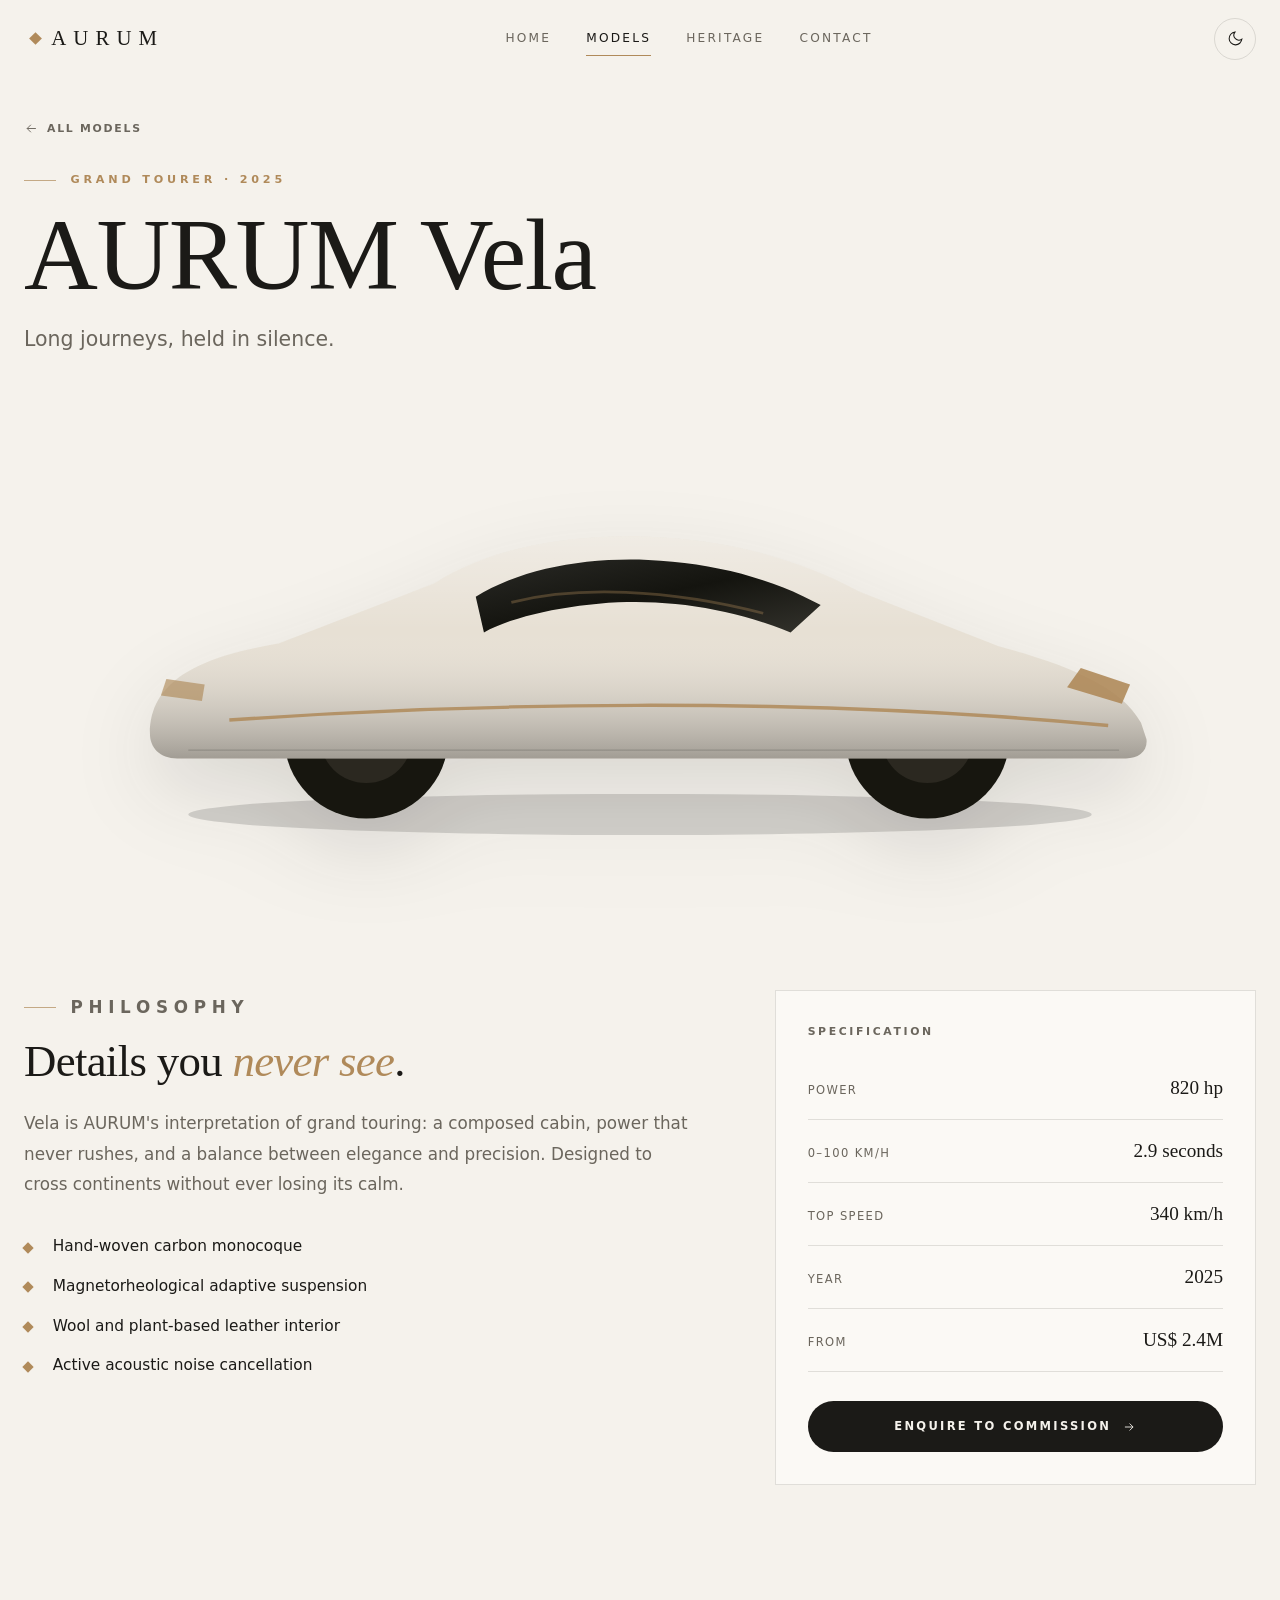
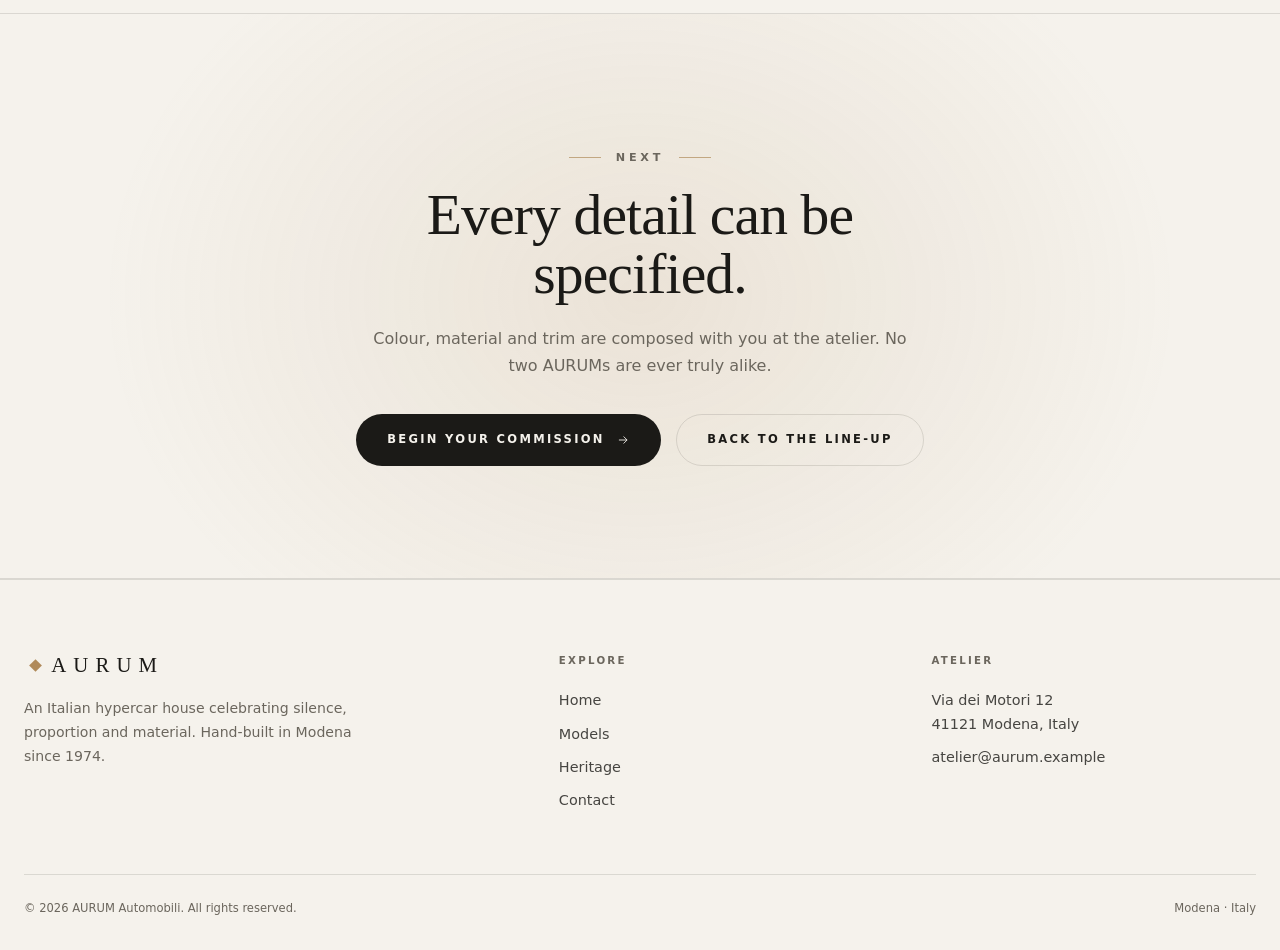
<file: model.html>
<!doctype html>
<html lang="en-GB" data-theme="light">
<head>
  <meta charset="utf-8">
  <meta name="viewport" content="width=device-width, initial-scale=1">
  <meta name="theme-color" content="#f5f2ec">
  <title>Model — AURUM</title>
  <meta name="description" content="AURUM model detail: philosophy, specification and driving character.">
  <script src="assets/js/theme.js"></script>
  <link rel="stylesheet" href="assets/css/style.css">
</head>
<body>
  <a class="skip-link sr-only" href="#main">Skip to content</a>

  <header class="site-header" data-header>
    <div class="header-inner">
      <a class="brand" href="index.html" aria-label="AURUM home">
        <span class="brand-mark" aria-hidden="true"></span>
        AURUM
      </a>

      <nav class="nav" id="primary-nav" data-nav aria-label="Primary navigation">
        <a href="index.html">Home</a>
        <a href="models.html" aria-current="page">Models</a>
        <a href="heritage.html">Heritage</a>
        <a href="contact.html">Contact</a>
      </nav>

      <div class="header-actions">
        <button class="theme-toggle" type="button" data-theme-toggle aria-label="Switch theme" aria-pressed="false">
          <svg class="icon-moon" viewBox="0 0 24 24" fill="none" stroke="currentColor" stroke-width="1.5" aria-hidden="true"><path d="M21 12.8A9 9 0 1 1 11.2 3a7 7 0 0 0 9.8 9.8Z"/></svg>
          <svg class="icon-sun" viewBox="0 0 24 24" fill="none" stroke="currentColor" stroke-width="1.5" aria-hidden="true"><circle cx="12" cy="12" r="4"/><path d="M12 2v2M12 20v2M4.9 4.9l1.4 1.4M17.7 17.7l1.4 1.4M2 12h2M20 12h2M4.9 19.1l1.4-1.4M17.7 6.3l1.4-1.4"/></svg>
        </button>
        <button class="nav-toggle" type="button" data-nav-toggle aria-label="Open menu" aria-expanded="false" aria-controls="primary-nav">
          <span></span>
          <span></span>
          <span></span>
        </button>
      </div>
    </div>
  </header>

  <main id="main">
    <section class="model-hero">
      <div class="container">
        <a class="back-link" href="models.html">
          <svg viewBox="0 0 24 24" fill="none" stroke="currentColor" stroke-width="1.5" aria-hidden="true"><path d="M19 12H5M11 6l-6 6 6 6"/></svg>
          All Models
        </a>
        <p class="eyebrow" data-model-category>AURUM</p>
        <h1 class="display" data-model-name>AURUM</h1>
        <p class="lede" data-model-tagline></p>
      </div>
    </section>

    <section class="model-showcase">
      <div class="container" data-model-visual></div>
    </section>

    <section class="section">
      <div class="container model-detail-grid">
        <div class="model-story" data-reveal>
          <p class="eyebrow">Philosophy</p>
          <h2 class="display">Details you <em>never see</em>.</h2>
          <p data-model-desc></p>
          <ul class="highlights" data-model-highlights></ul>
        </div>

        <aside class="spec-panel" data-reveal data-delay="1" aria-label="Model specification">
          <h2 class="spec-panel__title">Specification</h2>
          <dl>
            <div class="spec-row">
              <dt>Power</dt>
              <dd data-spec-power>—</dd>
            </div>
            <div class="spec-row">
              <dt>0–100 km/h</dt>
              <dd data-spec-accel>—</dd>
            </div>
            <div class="spec-row">
              <dt>Top speed</dt>
              <dd data-spec-speed>—</dd>
            </div>
            <div class="spec-row">
              <dt>Year</dt>
              <dd data-spec-year>—</dd>
            </div>
            <div class="spec-row">
              <dt>From</dt>
              <dd data-spec-price>—</dd>
            </div>
          </dl>
          <a class="btn btn--solid" href="contact.html">
            Enquire to Commission
            <svg viewBox="0 0 24 24" fill="none" stroke="currentColor" stroke-width="1.5" aria-hidden="true"><path d="M5 12h14M13 6l6 6-6 6"/></svg>
          </a>
        </aside>
      </div>
    </section>

    <section class="cta-band">
      <div class="container" data-reveal>
        <p class="eyebrow eyebrow--center">Next</p>
        <h2 class="display">Every detail can be specified.</h2>
        <p>Colour, material and trim are composed with you at the atelier. No two AURUMs are ever truly alike.</p>
        <div class="hero-actions">
          <a class="btn btn--solid" href="contact.html">
            Begin Your Commission
            <svg viewBox="0 0 24 24" fill="none" stroke="currentColor" stroke-width="1.5" aria-hidden="true"><path d="M5 12h14M13 6l6 6-6 6"/></svg>
          </a>
          <a class="btn btn--ghost" href="models.html">Back to the Line-up</a>
        </div>
      </div>
    </section>
  </main>

  <footer class="site-footer">
    <div class="container">
      <div class="footer-grid">
        <div class="footer-brand">
          <a class="brand" href="index.html" aria-label="AURUM home">
            <span class="brand-mark" aria-hidden="true"></span>
            AURUM
          </a>
          <p>An Italian hypercar house celebrating silence, proportion and material. Hand-built in Modena since 1974.</p>
        </div>
        <div class="footer-col">
          <h4>Explore</h4>
          <a href="index.html">Home</a>
          <a href="models.html">Models</a>
          <a href="heritage.html">Heritage</a>
          <a href="contact.html">Contact</a>
        </div>
        <div class="footer-col">
          <h4>Atelier</h4>
          <p>Via dei Motori 12<br>41121 Modena, Italy</p>
          <a href="mailto:atelier@aurum.example">atelier@aurum.example</a>
        </div>
      </div>
      <div class="footer-bottom">
        <span>© <span data-year></span> AURUM Automobili. All rights reserved.</span>
        <span>Modena · Italy</span>
      </div>
    </div>
  </footer>

  <button class="to-top" type="button" data-to-top aria-label="Back to top">
    <svg viewBox="0 0 24 24" fill="none" stroke="currentColor" stroke-width="1.5" aria-hidden="true"><path d="M12 19V5M5 12l7-7 7 7"/></svg>
  </button>

  <script src="assets/js/data.js" defer></script>
  <script src="assets/js/main.js" defer></script>
</body>
</html>
</file>
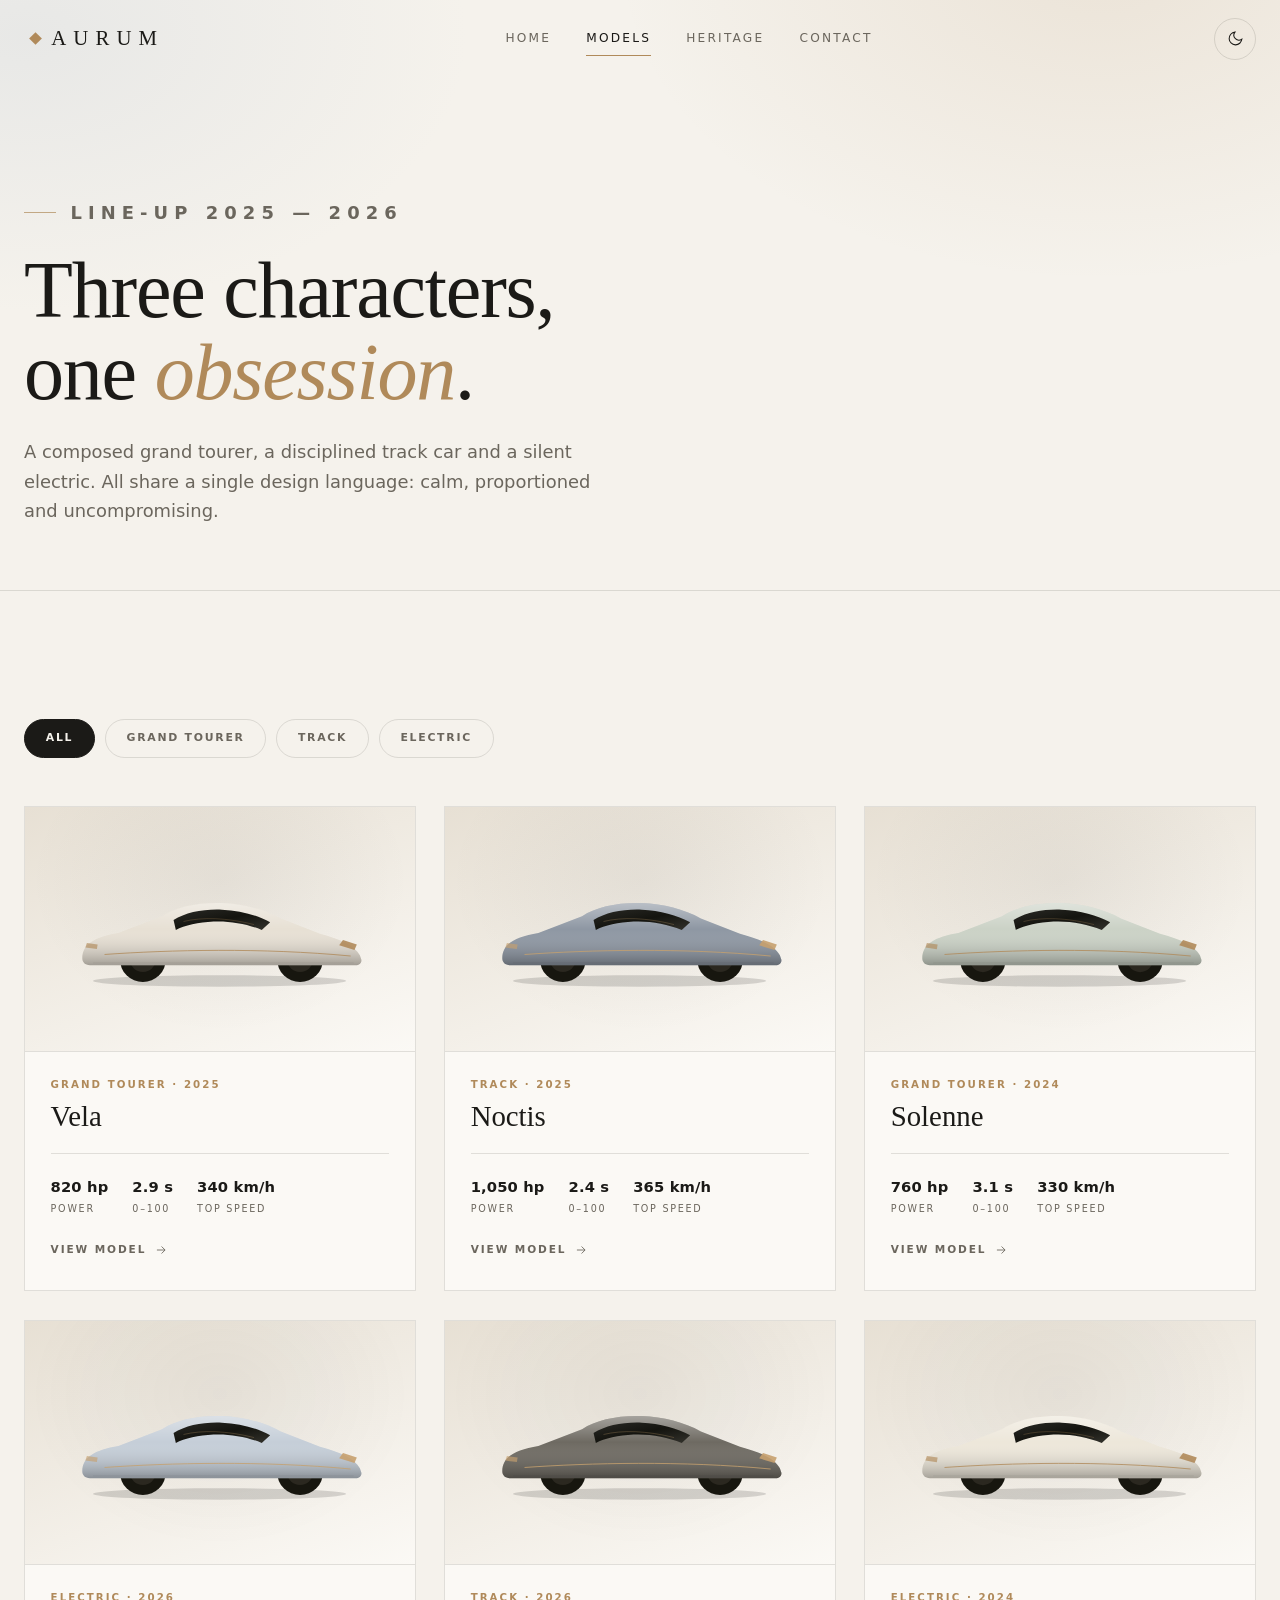
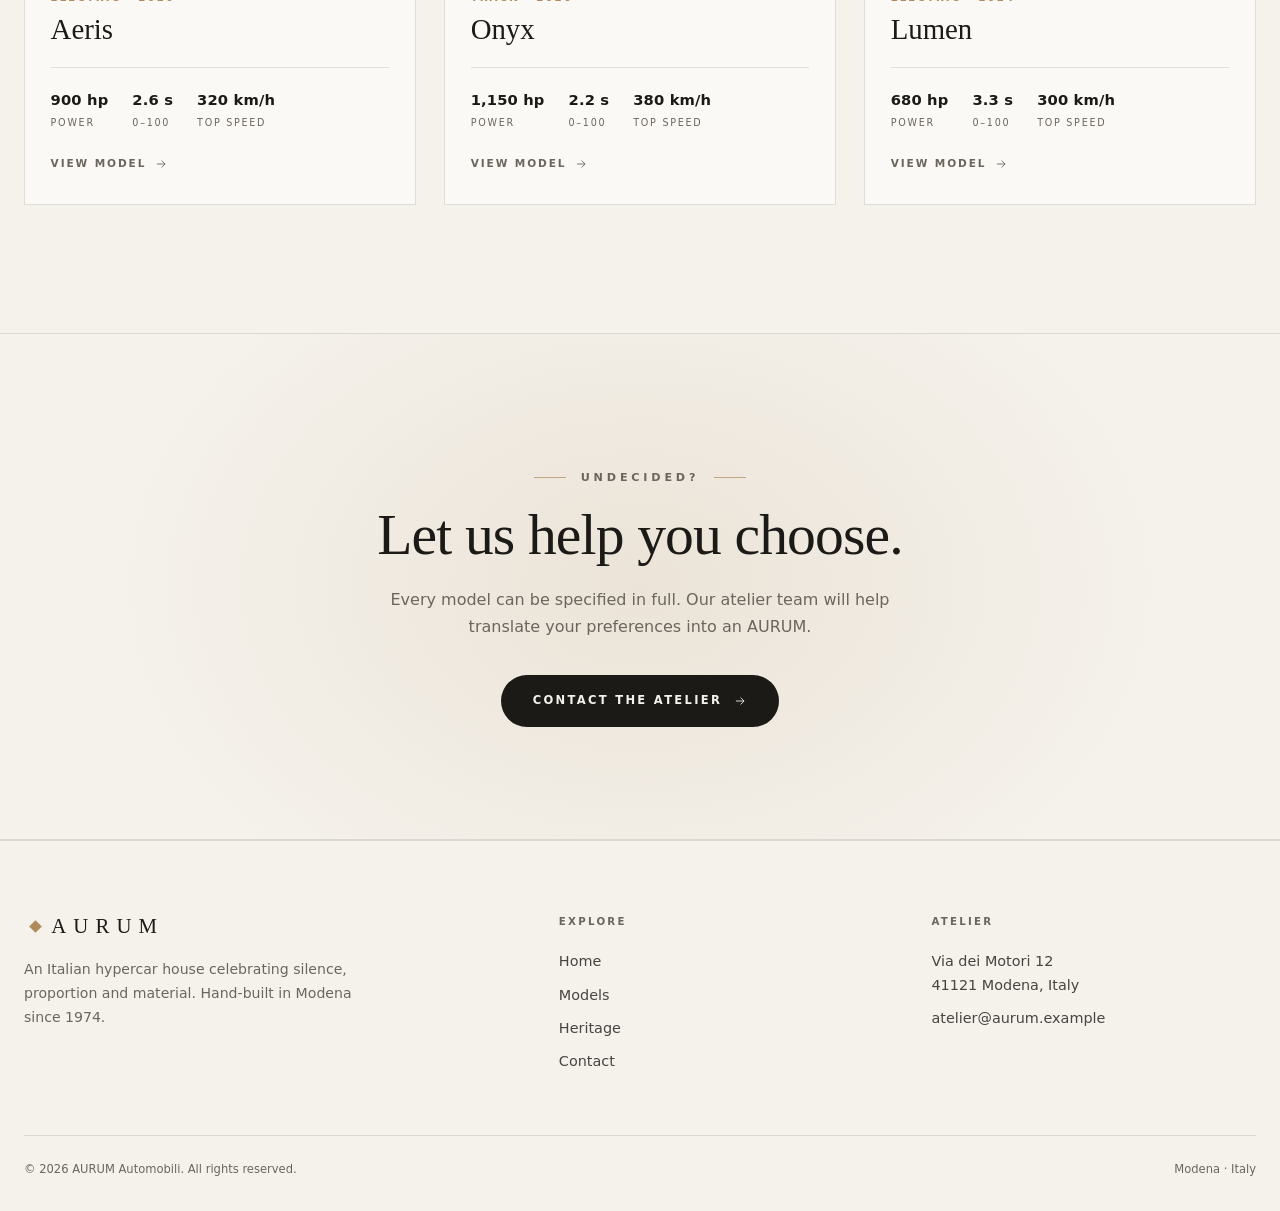
<file: models.html>
<!doctype html>
<html lang="en-GB" data-theme="light">
<head>
  <meta charset="utf-8">
  <meta name="viewport" content="width=device-width, initial-scale=1">
  <meta name="theme-color" content="#f5f2ec">
  <title>Models — AURUM</title>
  <meta name="description" content="The AURUM hypercar line-up: grand tourers, track cars and electric models. Find the character that suits your journey.">
  <script src="assets/js/theme.js"></script>
  <link rel="stylesheet" href="assets/css/style.css">
</head>
<body>
  <a class="skip-link sr-only" href="#main">Skip to content</a>

  <header class="site-header" data-header>
    <div class="header-inner">
      <a class="brand" href="index.html" aria-label="AURUM home">
        <span class="brand-mark" aria-hidden="true"></span>
        AURUM
      </a>

      <nav class="nav" id="primary-nav" data-nav aria-label="Primary navigation">
        <a href="index.html">Home</a>
        <a href="models.html" aria-current="page">Models</a>
        <a href="heritage.html">Heritage</a>
        <a href="contact.html">Contact</a>
      </nav>

      <div class="header-actions">
        <button class="theme-toggle" type="button" data-theme-toggle aria-label="Switch theme" aria-pressed="false">
          <svg class="icon-moon" viewBox="0 0 24 24" fill="none" stroke="currentColor" stroke-width="1.5" aria-hidden="true"><path d="M21 12.8A9 9 0 1 1 11.2 3a7 7 0 0 0 9.8 9.8Z"/></svg>
          <svg class="icon-sun" viewBox="0 0 24 24" fill="none" stroke="currentColor" stroke-width="1.5" aria-hidden="true"><circle cx="12" cy="12" r="4"/><path d="M12 2v2M12 20v2M4.9 4.9l1.4 1.4M17.7 17.7l1.4 1.4M2 12h2M20 12h2M4.9 19.1l1.4-1.4M17.7 6.3l1.4-1.4"/></svg>
        </button>
        <button class="nav-toggle" type="button" data-nav-toggle aria-label="Open menu" aria-expanded="false" aria-controls="primary-nav">
          <span></span>
          <span></span>
          <span></span>
        </button>
      </div>
    </div>
  </header>

  <main id="main">
    <section class="page-hero">
      <div class="container">
        <div>
          <p class="eyebrow">Line-up 2025 — 2026</p>
          <h1 class="display">Three characters,<br>one <em>obsession</em>.</h1>
          <p>A composed grand tourer, a disciplined track car and a silent electric. All share a single design language: calm, proportioned and uncompromising.</p>
        </div>
      </div>
    </section>

    <section class="section">
      <div class="container">
        <div class="filter-bar" data-reveal>
          <button class="filter-btn is-active" type="button" data-filter="all">All</button>
          <button class="filter-btn" type="button" data-filter="grand-tourer">Grand Tourer</button>
          <button class="filter-btn" type="button" data-filter="track">Track</button>
          <button class="filter-btn" type="button" data-filter="electric">Electric</button>
        </div>

        <div class="model-grid" data-model-grid></div>
        <p class="empty-state" data-empty hidden>No models in this category yet.</p>
      </div>
    </section>

    <section class="cta-band">
      <div class="container" data-reveal>
        <p class="eyebrow eyebrow--center">Undecided?</p>
        <h2 class="display">Let us help you choose.</h2>
        <p>Every model can be specified in full. Our atelier team will help translate your preferences into an AURUM.</p>
        <div class="hero-actions">
          <a class="btn btn--solid" href="contact.html">
            Contact the Atelier
            <svg viewBox="0 0 24 24" fill="none" stroke="currentColor" stroke-width="1.5" aria-hidden="true"><path d="M5 12h14M13 6l6 6-6 6"/></svg>
          </a>
        </div>
      </div>
    </section>
  </main>

  <footer class="site-footer">
    <div class="container">
      <div class="footer-grid">
        <div class="footer-brand">
          <a class="brand" href="index.html" aria-label="AURUM home">
            <span class="brand-mark" aria-hidden="true"></span>
            AURUM
          </a>
          <p>An Italian hypercar house celebrating silence, proportion and material. Hand-built in Modena since 1974.</p>
        </div>
        <div class="footer-col">
          <h4>Explore</h4>
          <a href="index.html">Home</a>
          <a href="models.html">Models</a>
          <a href="heritage.html">Heritage</a>
          <a href="contact.html">Contact</a>
        </div>
        <div class="footer-col">
          <h4>Atelier</h4>
          <p>Via dei Motori 12<br>41121 Modena, Italy</p>
          <a href="mailto:atelier@aurum.example">atelier@aurum.example</a>
        </div>
      </div>
      <div class="footer-bottom">
        <span>© <span data-year></span> AURUM Automobili. All rights reserved.</span>
        <span>Modena · Italy</span>
      </div>
    </div>
  </footer>

  <button class="to-top" type="button" data-to-top aria-label="Back to top">
    <svg viewBox="0 0 24 24" fill="none" stroke="currentColor" stroke-width="1.5" aria-hidden="true"><path d="M12 19V5M5 12l7-7 7 7"/></svg>
  </button>

  <script src="assets/js/data.js" defer></script>
  <script src="assets/js/main.js" defer></script>
</body>
</html>
</file>
<file: assets/css/style.css>
:root {
  --bg: #f5f2ec;
  --bg-alt: #efeae1;
  --surface: #fbf9f5;
  --surface-2: #e7e0d4;
  --text: #1b1a17;
  --muted: #6b665d;
  --line: rgba(27, 26, 23, 0.12);
  --accent: #b08a5a;
  --accent-strong: #8e6a3e;
  --gold-soft: rgba(176, 138, 90, 0.14);
  --sage: #cbd2c6;
  --blue: #c5ced8;
  --header-bg: rgba(245, 242, 236, 0.82);
  --overlay: rgba(27, 26, 23, 0.05);
  --shadow: 0 24px 60px rgba(27, 26, 23, 0.08);
  --error: #b4543f;
  --radius: 2px;
  --maxw: 1240px;
  --header-h: 78px;
  --ease: cubic-bezier(0.22, 1, 0.36, 1);
  --ff-display: "Iowan Old Style", "Palatino Linotype", "Book Antiqua", Palatino, Georgia, serif;
  --ff-sans: system-ui, -apple-system, "Segoe UI", Roboto, Helvetica, Arial, sans-serif;
}

[data-theme="dark"] {
  --bg: #121211;
  --bg-alt: #171715;
  --surface: #1e1e1b;
  --surface-2: #26261f;
  --text: #ece8e0;
  --muted: #9a948a;
  --line: rgba(236, 232, 224, 0.12);
  --accent: #c6a06e;
  --accent-strong: #d8b488;
  --gold-soft: rgba(198, 160, 110, 0.14);
  --sage: #3a423a;
  --blue: #39424d;
  --header-bg: rgba(18, 18, 17, 0.82);
  --overlay: rgba(255, 255, 255, 0.04);
  --shadow: 0 24px 60px rgba(0, 0, 0, 0.45);
  --error: #d97a63;
}

*,
*::before,
*::after {
  box-sizing: border-box;
}

* {
  margin: 0;
}

html {
  scroll-behavior: smooth;
  scroll-padding-top: calc(var(--header-h) + 16px);
  color-scheme: light;
  -webkit-text-size-adjust: 100%;
}

[id] {
  scroll-margin-top: calc(var(--header-h) + 16px);
}

html[data-theme="dark"] {
  color-scheme: dark;
}

body {
  font-family: var(--ff-sans);
  background-color: var(--bg);
  color: var(--text);
  line-height: 1.65;
  -webkit-font-smoothing: antialiased;
  text-rendering: optimizeLegibility;
  overflow-x: hidden;
  transition: background-color 0.5s var(--ease), color 0.5s var(--ease);
}

body.nav-open {
  overflow: hidden;
}

img,
svg {
  display: block;
  max-width: 100%;
}

a {
  color: inherit;
  text-decoration: none;
}

button {
  font: inherit;
  color: inherit;
  background: none;
  border: 0;
  cursor: pointer;
}

input,
textarea,
select {
  font: inherit;
  color: inherit;
}

ul,
ol {
  list-style: none;
  padding: 0;
}

::selection {
  background: var(--accent);
  color: #fff;
}

:focus-visible {
  outline: 2px solid var(--accent);
  outline-offset: 3px;
}

.sr-only {
  position: absolute;
  width: 1px;
  height: 1px;
  padding: 0;
  margin: -1px;
  overflow: hidden;
  clip: rect(0, 0, 0, 0);
  white-space: nowrap;
  border: 0;
}

.skip-link:focus {
  position: fixed;
  top: 12px;
  left: 12px;
  z-index: 300;
  width: auto;
  height: auto;
  clip: auto;
  padding: 0.8rem 1.2rem;
  background: var(--text);
  color: var(--bg);
  border-radius: 999px;
}

.container {
  width: min(100% - 48px, var(--maxw));
  margin-inline: auto;
}

.site-header {
  position: fixed;
  inset: 0 0 auto 0;
  z-index: 100;
  height: var(--header-h);
  display: flex;
  align-items: center;
  border-bottom: 1px solid transparent;
  transition: background-color 0.45s var(--ease), border-color 0.45s var(--ease), backdrop-filter 0.45s var(--ease);
}

.site-header.is-scrolled {
  background: var(--header-bg);
  backdrop-filter: blur(16px);
  -webkit-backdrop-filter: blur(16px);
  border-bottom-color: var(--line);
}

.header-inner {
  width: min(100% - 48px, var(--maxw));
  margin-inline: auto;
  display: flex;
  align-items: center;
  justify-content: space-between;
  gap: 24px;
}

.brand {
  display: inline-flex;
  align-items: center;
  gap: 0.7rem;
  font-family: var(--ff-display);
  font-size: 1.3rem;
  letter-spacing: 0.34em;
  font-weight: 500;
  line-height: 1;
  padding-left: 0.34em;
}

.brand-mark {
  width: 9px;
  height: 9px;
  background: var(--accent);
  transform: rotate(45deg);
  flex: none;
  transition: transform 0.5s var(--ease);
}

.brand:hover .brand-mark {
  transform: rotate(225deg);
}

.nav {
  display: flex;
  align-items: center;
  gap: 2.2rem;
}

.nav a {
  position: relative;
  font-size: 0.76rem;
  letter-spacing: 0.18em;
  text-transform: uppercase;
  color: var(--muted);
  padding: 0.45rem 0;
  transition: color 0.3s var(--ease);
}

.nav a::after {
  content: "";
  position: absolute;
  left: 0;
  bottom: 0;
  width: 100%;
  height: 1px;
  background: var(--accent);
  transform: scaleX(0);
  transform-origin: right;
  transition: transform 0.45s var(--ease);
}

.nav a:hover,
.nav a[aria-current="page"] {
  color: var(--text);
}

.nav a:hover::after,
.nav a[aria-current="page"]::after {
  transform: scaleX(1);
  transform-origin: left;
}

.header-actions {
  display: flex;
  align-items: center;
  gap: 0.7rem;
}

.theme-toggle {
  width: 42px;
  height: 42px;
  border: 1px solid var(--line);
  border-radius: 50%;
  display: grid;
  place-items: center;
  color: var(--text);
  transition: border-color 0.35s var(--ease), background-color 0.35s var(--ease), transform 0.35s var(--ease);
}

.theme-toggle:hover {
  border-color: var(--accent);
  background: var(--gold-soft);
  transform: rotate(-12deg);
}

.theme-toggle svg {
  width: 17px;
  height: 17px;
}

.theme-toggle .icon-sun {
  display: none;
}

[data-theme="dark"] .theme-toggle .icon-sun {
  display: block;
}

[data-theme="dark"] .theme-toggle .icon-moon {
  display: none;
}

.nav-toggle {
  display: none;
  width: 44px;
  height: 44px;
  padding: 11px 9px;
  flex-direction: column;
  justify-content: space-between;
  border: 1px solid var(--line);
  border-radius: 50%;
}

.nav-toggle span {
  display: block;
  width: 100%;
  height: 1px;
  background: var(--text);
  transition: transform 0.4s var(--ease), opacity 0.3s var(--ease);
}

.nav-toggle[aria-expanded="true"] span:nth-child(1) {
  transform: translateY(10px) rotate(45deg);
}

.nav-toggle[aria-expanded="true"] span:nth-child(2) {
  opacity: 0;
}

.nav-toggle[aria-expanded="true"] span:nth-child(3) {
  transform: translateY(-10px) rotate(-45deg);
}

.eyebrow {
  display: inline-flex;
  align-items: center;
  gap: 0.9rem;
  font-size: 0.7rem;
  font-weight: 600;
  letter-spacing: 0.34em;
  text-transform: uppercase;
  color: var(--accent);
}

.eyebrow::before {
  content: "";
  width: 32px;
  height: 1px;
  background: var(--accent);
  opacity: 0.7;
  flex: none;
}

.eyebrow--center::after {
  content: "";
  width: 32px;
  height: 1px;
  background: var(--accent);
  opacity: 0.7;
  flex: none;
}

.display {
  font-family: var(--ff-display);
  font-weight: 400;
  line-height: 1.02;
  letter-spacing: -0.015em;
  font-size: clamp(2.4rem, 6vw, 4.6rem);
}

.display em {
  font-style: italic;
  color: var(--accent);
}

.lede {
  font-size: clamp(1rem, 1.4vw, 1.15rem);
  color: var(--muted);
  line-height: 1.75;
}

.btn {
  display: inline-flex;
  align-items: center;
  justify-content: center;
  gap: 0.7rem;
  padding: 0.95rem 1.9rem;
  font-size: 0.72rem;
  font-weight: 600;
  letter-spacing: 0.2em;
  text-transform: uppercase;
  border: 1px solid transparent;
  border-radius: 999px;
  white-space: nowrap;
  transition: background-color 0.4s var(--ease), color 0.4s var(--ease), border-color 0.4s var(--ease), transform 0.4s var(--ease);
}

.btn svg {
  width: 14px;
  height: 14px;
  transition: transform 0.4s var(--ease);
}

.btn:hover svg {
  transform: translateX(4px);
}

.btn--solid {
  background: var(--text);
  color: var(--bg);
}

.btn--solid:hover {
  background: var(--accent);
  color: #fff;
  transform: translateY(-2px);
}

.btn--ghost {
  border-color: var(--line);
  color: var(--text);
}

.btn--ghost:hover {
  border-color: var(--accent);
  color: var(--accent);
  transform: translateY(-2px);
}

.link-arrow {
  display: inline-flex;
  align-items: center;
  gap: 0.6rem;
  font-size: 0.72rem;
  font-weight: 600;
  letter-spacing: 0.16em;
  text-transform: uppercase;
  color: var(--text);
  border-bottom: 1px solid var(--line);
  padding-bottom: 0.5rem;
  transition: color 0.35s var(--ease), border-color 0.35s var(--ease), gap 0.35s var(--ease);
}

.link-arrow svg {
  width: 15px;
  height: 15px;
}

.link-arrow:hover {
  color: var(--accent);
  border-color: var(--accent);
  gap: 0.95rem;
}

.hero {
  position: relative;
  min-height: 100svh;
  display: flex;
  flex-direction: column;
  justify-content: center;
  padding-top: var(--header-h);
  overflow: hidden;
  isolation: isolate;
}

.hero::before {
  content: "";
  position: absolute;
  inset: -10% -10% auto -10%;
  height: 95%;
  z-index: -1;
  background:
    radial-gradient(55% 55% at 72% 18%, var(--gold-soft), transparent 70%),
    radial-gradient(45% 45% at 18% 8%, rgba(197, 206, 216, 0.35), transparent 72%);
}

[data-theme="dark"] .hero::before {
  background:
    radial-gradient(55% 55% at 72% 18%, rgba(198, 160, 110, 0.16), transparent 70%),
    radial-gradient(45% 45% at 18% 8%, rgba(57, 66, 77, 0.4), transparent 72%);
}

.hero-copy {
  max-width: 840px;
  margin-inline: auto;
  text-align: center;
  padding-top: clamp(1.5rem, 4vh, 3rem);
}

.hero-copy .eyebrow {
  justify-content: center;
}

.hero h1 {
  margin-top: 1.6rem;
  font-size: clamp(2.6rem, 7.2vw, 6rem);
  line-height: 0.98;
}

.hero .lede {
  max-width: 620px;
  margin: 1.7rem auto 0;
}

.hero-actions {
  display: flex;
  flex-wrap: wrap;
  justify-content: center;
  gap: 0.9rem;
  margin-top: 2.4rem;
}

.hero-visual {
  margin-top: auto;
  padding-top: clamp(1.5rem, 3vh, 2.5rem);
}

.hero-car {
  width: 100%;
  max-width: 860px;
  height: auto;
  margin-inline: auto;
  filter: drop-shadow(0 30px 40px rgba(27, 26, 23, 0.12));
}

[data-theme="dark"] .hero-car {
  filter: drop-shadow(0 30px 50px rgba(0, 0, 0, 0.55));
}

.section {
  position: relative;
  padding: clamp(4.5rem, 10vw, 8rem) 0;
}

.section--tight {
  padding: clamp(3rem, 6vw, 4.5rem) 0;
}

.section--alt {
  background: var(--bg-alt);
}

.section-head {
  display: flex;
  align-items: flex-end;
  justify-content: space-between;
  gap: 2rem;
  margin-bottom: clamp(2.5rem, 5vw, 4rem);
}

.section-head .display {
  margin-top: 1rem;
  font-size: clamp(2rem, 4.6vw, 3.6rem);
}

.section-head > p {
  max-width: 400px;
  color: var(--muted);
  font-size: 0.98rem;
}

.split {
  display: grid;
  grid-template-columns: 1fr 1fr;
  gap: clamp(2rem, 6vw, 6rem);
  align-items: center;
}

.split .display {
  margin-top: 1.2rem;
}

.split p + p {
  margin-top: 1.2rem;
}

.split .link-arrow {
  margin-top: 2rem;
}

.model-grid {
  display: grid;
  grid-template-columns: repeat(3, minmax(0, 1fr));
  gap: clamp(1.1rem, 2.2vw, 1.8rem);
}

.model-card {
  position: relative;
  background: var(--surface);
  border: 1px solid var(--line);
  overflow: hidden;
  transition: transform 0.5s var(--ease), box-shadow 0.5s var(--ease), border-color 0.5s var(--ease);
}

.model-card:hover {
  transform: translateY(-6px);
  box-shadow: var(--shadow);
  border-color: var(--accent);
}

.model-card__link {
  display: block;
  height: 100%;
}

.model-card__visual {
  position: relative;
  aspect-ratio: 16 / 10;
  display: grid;
  place-items: center;
  padding: 1.2rem 1.4rem;
  overflow: hidden;
  background:
    radial-gradient(70% 90% at 50% 30%, var(--overlay), transparent 70%),
    linear-gradient(160deg, var(--surface-2), var(--surface));
}

[data-theme="dark"] .model-card__visual {
  background:
    radial-gradient(70% 90% at 50% 30%, rgba(255, 255, 255, 0.05), transparent 70%),
    linear-gradient(160deg, var(--surface-2), var(--surface));
}

.car-svg {
  width: 100%;
  height: auto;
  transition: transform 0.7s var(--ease);
}

.model-card:hover .car-svg {
  transform: scale(1.05) translateX(5px);
}

.model-card__body {
  padding: 1.5rem 1.6rem 1.8rem;
  border-top: 1px solid var(--line);
}

.model-card__cat {
  font-size: 0.64rem;
  font-weight: 600;
  letter-spacing: 0.2em;
  text-transform: uppercase;
  color: var(--accent);
}

.model-card__name {
  font-family: var(--ff-display);
  font-size: 1.8rem;
  font-weight: 400;
  line-height: 1.1;
  margin-top: 0.5rem;
}

.model-card__specs {
  display: flex;
  gap: 1.5rem;
  margin-top: 1.3rem;
  padding-top: 1.3rem;
  border-top: 1px solid var(--line);
}

.spec-mini strong {
  display: block;
  font-size: 0.92rem;
  font-weight: 600;
  letter-spacing: 0.01em;
}

.spec-mini small {
  display: block;
  margin-top: 0.15rem;
  font-size: 0.6rem;
  letter-spacing: 0.18em;
  text-transform: uppercase;
  color: var(--muted);
}

.model-card__cta {
  display: inline-flex;
  align-items: center;
  gap: 0.5rem;
  margin-top: 1.5rem;
  font-size: 0.66rem;
  font-weight: 600;
  letter-spacing: 0.18em;
  text-transform: uppercase;
  color: var(--muted);
  transition: color 0.35s var(--ease), gap 0.35s var(--ease);
}

.model-card__cta svg {
  width: 14px;
  height: 14px;
}

.model-card:hover .model-card__cta {
  color: var(--accent);
  gap: 0.8rem;
}

.filter-bar {
  display: flex;
  flex-wrap: wrap;
  gap: 0.6rem;
  margin-bottom: clamp(2rem, 4vw, 3rem);
}

.filter-btn {
  padding: 0.6rem 1.3rem;
  font-size: 0.68rem;
  font-weight: 600;
  letter-spacing: 0.16em;
  text-transform: uppercase;
  color: var(--muted);
  border: 1px solid var(--line);
  border-radius: 999px;
  transition: color 0.35s var(--ease), border-color 0.35s var(--ease), background-color 0.35s var(--ease);
}

.filter-btn:hover {
  color: var(--accent);
  border-color: var(--accent);
}

.filter-btn.is-active {
  background: var(--text);
  color: var(--bg);
  border-color: var(--text);
}

.empty-state {
  padding: 3rem 0;
  color: var(--muted);
  text-align: center;
}

.stats {
  display: grid;
  grid-template-columns: repeat(4, 1fr);
  gap: 1px;
  background: var(--line);
  border: 1px solid var(--line);
}

.stat {
  background: var(--bg);
  padding: clamp(1.8rem, 4vw, 3rem) 1rem;
  text-align: center;
}

.stat__num {
  font-family: var(--ff-display);
  font-size: clamp(2.3rem, 5vw, 3.6rem);
  line-height: 1;
  color: var(--accent);
  font-variant-numeric: tabular-nums;
}

.stat__num small {
  font-size: 0.42em;
  vertical-align: super;
  margin-left: 0.12em;
  font-family: var(--ff-sans);
  font-weight: 500;
  letter-spacing: 0.05em;
}

.stat p {
  margin-top: 0.8rem;
  font-size: 0.64rem;
  font-weight: 600;
  letter-spacing: 0.2em;
  text-transform: uppercase;
  color: var(--muted);
}

.cta-band {
  position: relative;
  padding: clamp(4rem, 9vw, 7rem) 1rem;
  text-align: center;
  border-block: 1px solid var(--line);
  overflow: hidden;
  isolation: isolate;
}

.cta-band::before {
  content: "";
  position: absolute;
  inset: -40% -10%;
  z-index: -1;
  background: radial-gradient(50% 60% at 50% 50%, var(--gold-soft), transparent 70%);
}

.cta-band .display {
  max-width: 20ch;
  margin: 1.2rem auto 0;
  font-size: clamp(2rem, 4.8vw, 3.6rem);
}

.cta-band p {
  max-width: 540px;
  margin: 1.4rem auto 0;
  color: var(--muted);
}

.cta-band .hero-actions {
  margin-top: 2.2rem;
}

.page-hero {
  position: relative;
  padding: calc(var(--header-h) + clamp(3rem, 8vw, 6rem)) 0 clamp(2.5rem, 6vw, 4rem);
  border-bottom: 1px solid var(--line);
  overflow: hidden;
  isolation: isolate;
}

.page-hero::before {
  content: "";
  position: absolute;
  inset: -20% -10% auto -10%;
  height: 130%;
  z-index: -1;
  background:
    radial-gradient(45% 60% at 80% 10%, var(--gold-soft), transparent 70%),
    radial-gradient(40% 50% at 10% 20%, rgba(197, 206, 216, 0.28), transparent 72%);
}

[data-theme="dark"] .page-hero::before {
  background:
    radial-gradient(45% 60% at 80% 10%, rgba(198, 160, 110, 0.14), transparent 70%),
    radial-gradient(40% 50% at 10% 20%, rgba(57, 66, 77, 0.35), transparent 72%);
}

.page-hero .display {
  margin-top: 1.4rem;
  font-size: clamp(2.5rem, 6.4vw, 5rem);
  max-width: 18ch;
}

.page-hero p {
  max-width: 580px;
  margin-top: 1.5rem;
  color: var(--muted);
  font-size: clamp(1rem, 1.4vw, 1.12rem);
}

.back-link {
  display: flex;
  width: max-content;
  align-items: center;
  gap: 0.5rem;
  margin-bottom: 1.6rem;
  font-size: 0.68rem;
  font-weight: 600;
  letter-spacing: 0.16em;
  text-transform: uppercase;
  color: var(--muted);
  transition: color 0.3s var(--ease), gap 0.3s var(--ease);
}

.back-link svg {
  width: 15px;
  height: 15px;
  flex: none;
}

.back-link:hover {
  color: var(--accent);
  gap: 0.8rem;
}

.model-hero {
  position: relative;
  padding: calc(var(--header-h) + 2.6rem) 0 0;
  isolation: isolate;
}

.model-hero .display {
  margin-top: 1rem;
  font-size: clamp(2.8rem, 8vw, 6.4rem);
  line-height: 0.95;
}

.model-hero .lede {
  margin-top: 1.2rem;
  font-size: clamp(1.05rem, 1.6vw, 1.3rem);
}

.model-showcase {
  padding: clamp(1rem, 3vw, 2.5rem) 0 0;
}

.model-showcase .car-svg {
  width: 100%;
  filter: drop-shadow(0 30px 40px rgba(27, 26, 23, 0.12));
}

[data-theme="dark"] .model-showcase .car-svg {
  filter: drop-shadow(0 30px 50px rgba(0, 0, 0, 0.55));
}

.model-detail-grid {
  display: grid;
  grid-template-columns: 1.4fr 1fr;
  gap: clamp(2rem, 6vw, 5rem);
  align-items: start;
}

.model-story .display {
  margin: 1rem 0 1.5rem;
  font-size: clamp(1.8rem, 3.6vw, 2.8rem);
}

.model-story > p {
  color: var(--muted);
  font-size: 1.05rem;
  line-height: 1.8;
}

.highlights {
  margin-top: 2.2rem;
  display: grid;
  gap: 0.9rem;
}

.highlights li {
  position: relative;
  padding-left: 1.8rem;
  color: var(--text);
  font-size: 0.96rem;
}

.highlights li::before {
  content: "";
  position: absolute;
  left: 0;
  top: 0.62em;
  width: 8px;
  height: 8px;
  background: var(--accent);
  transform: rotate(45deg);
}

.spec-panel {
  position: sticky;
  top: calc(var(--header-h) + 1.5rem);
  padding: 2rem;
  background: var(--surface);
  border: 1px solid var(--line);
}

.spec-panel__title {
  font-size: 0.68rem;
  font-weight: 600;
  letter-spacing: 0.24em;
  text-transform: uppercase;
  color: var(--muted);
  margin-bottom: 1rem;
}

.spec-row {
  display: flex;
  align-items: baseline;
  justify-content: space-between;
  gap: 1rem;
  padding: 0.95rem 0;
  border-bottom: 1px solid var(--line);
}

.spec-row dt {
  font-size: 0.72rem;
  letter-spacing: 0.12em;
  text-transform: uppercase;
  color: var(--muted);
}

.spec-row dd {
  font-family: var(--ff-display);
  font-size: 1.2rem;
  text-align: right;
}

.spec-panel .btn {
  width: 100%;
  margin-top: 1.8rem;
}

.timeline {
  position: relative;
  max-width: 820px;
  margin-inline: auto;
}

.timeline-item {
  position: relative;
  display: grid;
  grid-template-columns: 15px 1fr;
  gap: 1.8rem;
  padding-bottom: clamp(2rem, 4vw, 3rem);
}

.timeline-item:not(:last-child)::before {
  content: "";
  position: absolute;
  left: 7px;
  top: 24px;
  bottom: -4px;
  width: 1px;
  background: var(--line);
}

.timeline-dot {
  width: 15px;
  height: 15px;
  margin-top: 6px;
  border-radius: 50%;
  border: 1px solid var(--accent);
  background: var(--bg);
  position: relative;
  z-index: 1;
  transition: background-color 0.4s var(--ease), transform 0.4s var(--ease);
}

.timeline-item:hover .timeline-dot {
  background: var(--accent);
  transform: scale(1.25);
}

.timeline-year {
  font-size: 0.68rem;
  font-weight: 600;
  letter-spacing: 0.22em;
  color: var(--accent);
}

.timeline-item h3 {
  font-family: var(--ff-display);
  font-size: clamp(1.3rem, 2.4vw, 1.7rem);
  font-weight: 400;
  margin: 0.35rem 0 0.6rem;
  line-height: 1.2;
}

.timeline-item p {
  color: var(--muted);
  max-width: 620px;
  font-size: 0.96rem;
}

.values-grid {
  display: grid;
  grid-template-columns: repeat(4, 1fr);
  gap: 1px;
  background: var(--line);
  border: 1px solid var(--line);
}

.value {
  background: var(--bg);
  padding: clamp(1.8rem, 4vw, 2.8rem);
}

.value__num {
  font-family: var(--ff-display);
  font-size: 1.6rem;
  color: var(--accent);
}

.value h3 {
  font-family: var(--ff-display);
  font-size: 1.35rem;
  font-weight: 400;
  margin: 0.8rem 0 0.5rem;
}

.value p {
  font-size: 0.88rem;
  color: var(--muted);
  line-height: 1.65;
}

.contact-grid {
  display: grid;
  grid-template-columns: 1.1fr 0.9fr;
  gap: clamp(2.5rem, 6vw, 5rem);
  align-items: start;
}

.field {
  display: flex;
  flex-direction: column;
  gap: 0.5rem;
  margin-bottom: 1.4rem;
}

.field label {
  font-size: 0.66rem;
  font-weight: 600;
  letter-spacing: 0.18em;
  text-transform: uppercase;
  color: var(--muted);
}

.field input,
.field select,
.field textarea {
  width: 100%;
  background: transparent;
  border: 0;
  border-bottom: 1px solid var(--line);
  border-radius: 0;
  padding: 0.7rem 0;
  transition: border-color 0.3s var(--ease);
}

.field select {
  appearance: none;
  -webkit-appearance: none;
  background-image: url("data:image/svg+xml,%3Csvg xmlns='http://www.w3.org/2000/svg' viewBox='0 0 24 24' fill='none' stroke='%23b08a5a' stroke-width='1.5'%3E%3Cpath d='M6 9l6 6 6-6'/%3E%3C/svg%3E");
  background-repeat: no-repeat;
  background-position: right 0 center;
  background-size: 16px;
  padding-right: 1.5rem;
  cursor: pointer;
}

.field select option {
  background: var(--surface);
  color: var(--text);
}

.field textarea {
  resize: vertical;
  min-height: 120px;
}

.field input:focus,
.field select:focus,
.field textarea:focus {
  outline: none;
  border-bottom-color: var(--accent);
}

.field .error {
  min-height: 1em;
  font-size: 0.72rem;
  color: var(--error);
  opacity: 0;
  transition: opacity 0.2s var(--ease);
}

.field.has-error input,
.field.has-error select,
.field.has-error textarea {
  border-bottom-color: var(--error);
}

.field.has-error .error {
  opacity: 1;
}

.form-success {
  display: none;
  margin-top: 1.5rem;
  padding: 1.3rem 1.5rem;
  border: 1px solid var(--accent);
  background: var(--gold-soft);
  font-size: 0.92rem;
}

.form-success.is-visible {
  display: block;
}

.form-note {
  margin-top: 1.4rem;
  font-size: 0.76rem;
  color: var(--muted);
}

.contact-aside dl {
  margin-top: 1.8rem;
}

.contact-row {
  display: flex;
  justify-content: space-between;
  gap: 1.5rem;
  padding: 1rem 0;
  border-bottom: 1px solid var(--line);
}

.contact-row dt {
  font-size: 0.66rem;
  font-weight: 600;
  letter-spacing: 0.16em;
  text-transform: uppercase;
  color: var(--muted);
}

.contact-row dd {
  text-align: right;
  font-size: 0.92rem;
}

.map-placeholder {
  margin-top: 2rem;
  border: 1px solid var(--line);
  background: var(--surface);
  overflow: hidden;
}

.map-placeholder svg {
  width: 100%;
  height: auto;
}

.site-footer {
  padding: clamp(3rem, 6vw, 4.5rem) 0 2rem;
  border-top: 1px solid var(--line);
}

.footer-grid {
  display: grid;
  grid-template-columns: 1.5fr 1fr 1fr;
  gap: clamp(2rem, 4vw, 3rem);
}

.footer-brand p {
  max-width: 340px;
  margin-top: 1.2rem;
  font-size: 0.88rem;
  color: var(--muted);
  line-height: 1.7;
}

.footer-col h4 {
  font-size: 0.64rem;
  font-weight: 600;
  letter-spacing: 0.22em;
  text-transform: uppercase;
  color: var(--muted);
  margin-bottom: 1rem;
}

.footer-col a,
.footer-col p {
  display: block;
  padding: 0.3rem 0;
  font-size: 0.9rem;
  color: var(--text);
  opacity: 0.8;
  transition: opacity 0.3s var(--ease), color 0.3s var(--ease);
}

.footer-col a:hover {
  opacity: 1;
  color: var(--accent);
}

.footer-bottom {
  display: flex;
  flex-wrap: wrap;
  justify-content: space-between;
  gap: 1rem;
  margin-top: clamp(2.5rem, 5vw, 3.5rem);
  padding-top: 1.5rem;
  border-top: 1px solid var(--line);
  font-size: 0.72rem;
  color: var(--muted);
}

.to-top {
  position: fixed;
  right: 24px;
  bottom: 24px;
  z-index: 90;
  width: 46px;
  height: 46px;
  display: grid;
  place-items: center;
  border: 1px solid var(--line);
  border-radius: 50%;
  background: var(--surface);
  color: var(--text);
  opacity: 0;
  pointer-events: none;
  transform: translateY(12px);
  transition: opacity 0.4s var(--ease), transform 0.4s var(--ease), border-color 0.3s var(--ease), color 0.3s var(--ease);
}

.to-top svg {
  width: 18px;
  height: 18px;
}

.to-top:hover {
  border-color: var(--accent);
  color: var(--accent);
}

.to-top.is-visible {
  opacity: 1;
  pointer-events: auto;
  transform: none;
}

[data-reveal] {
  opacity: 0;
  transform: translateY(26px);
  transition: opacity 0.9s var(--ease), transform 0.9s var(--ease);
}

[data-reveal].is-visible {
  opacity: 1;
  transform: none;
}

[data-reveal][data-delay="1"] {
  transition-delay: 0.1s;
}

[data-reveal][data-delay="2"] {
  transition-delay: 0.2s;
}

@media (max-width: 980px) {
  .model-grid {
    grid-template-columns: repeat(2, minmax(0, 1fr));
  }

  .values-grid {
    grid-template-columns: repeat(2, 1fr);
  }

  .footer-grid {
    grid-template-columns: 1fr 1fr;
  }

  .footer-brand {
    grid-column: 1 / -1;
  }
}

@media (max-width: 860px) {
  .nav {
    position: fixed;
    inset: var(--header-h) 0 auto 0;
    flex-direction: column;
    align-items: flex-start;
    gap: 0;
    padding: 0.5rem 0 2rem;
    background: var(--bg);
    border-bottom: 1px solid var(--line);
    transform: translateY(-130%);
    opacity: 0;
    pointer-events: none;
    transition: transform 0.5s var(--ease), opacity 0.35s var(--ease);
  }

  .nav.is-open {
    transform: none;
    opacity: 1;
    pointer-events: auto;
  }

  .nav a {
    width: 100%;
    padding: 1rem 24px;
    font-size: 0.86rem;
  }

  .nav a::after {
    display: none;
  }

  .nav-toggle {
    display: flex;
  }

  .split,
  .model-detail-grid,
  .contact-grid {
    grid-template-columns: 1fr;
  }

  .spec-panel {
    position: static;
  }

  .section-head {
    flex-direction: column;
    align-items: flex-start;
  }
}

@media (max-width: 720px) {
  .container,
  .header-inner {
    width: min(100% - 32px, var(--maxw));
  }

  .stats {
    grid-template-columns: 1fr 1fr;
  }

  .hero {
    min-height: auto;
    padding-bottom: 1rem;
  }

  .hero-copy {
    padding-top: 3rem;
  }

  .footer-bottom {
    flex-direction: column;
    gap: 0.4rem;
  }
}

@media (max-width: 620px) {
  .model-grid {
    grid-template-columns: 1fr;
  }

  .values-grid {
    grid-template-columns: 1fr;
  }

  .footer-grid {
    grid-template-columns: 1fr;
  }

  .model-card__specs {
    gap: 1.1rem;
  }
}

@media (max-width: 460px) {
  .brand {
    font-size: 1.05rem;
    letter-spacing: 0.28em;
  }

  .hero-actions .btn {
    width: 100%;
  }

  .stats {
    grid-template-columns: 1fr;
  }
}

@media (prefers-reduced-motion: reduce) {
  html {
    scroll-behavior: auto;
  }

  *,
  *::before,
  *::after {
    animation-duration: 0.001ms !important;
    animation-iteration-count: 1 !important;
    transition-duration: 0.001ms !important;
  }

  [data-reveal] {
    opacity: 1;
    transform: none;
  }
}
</file>
